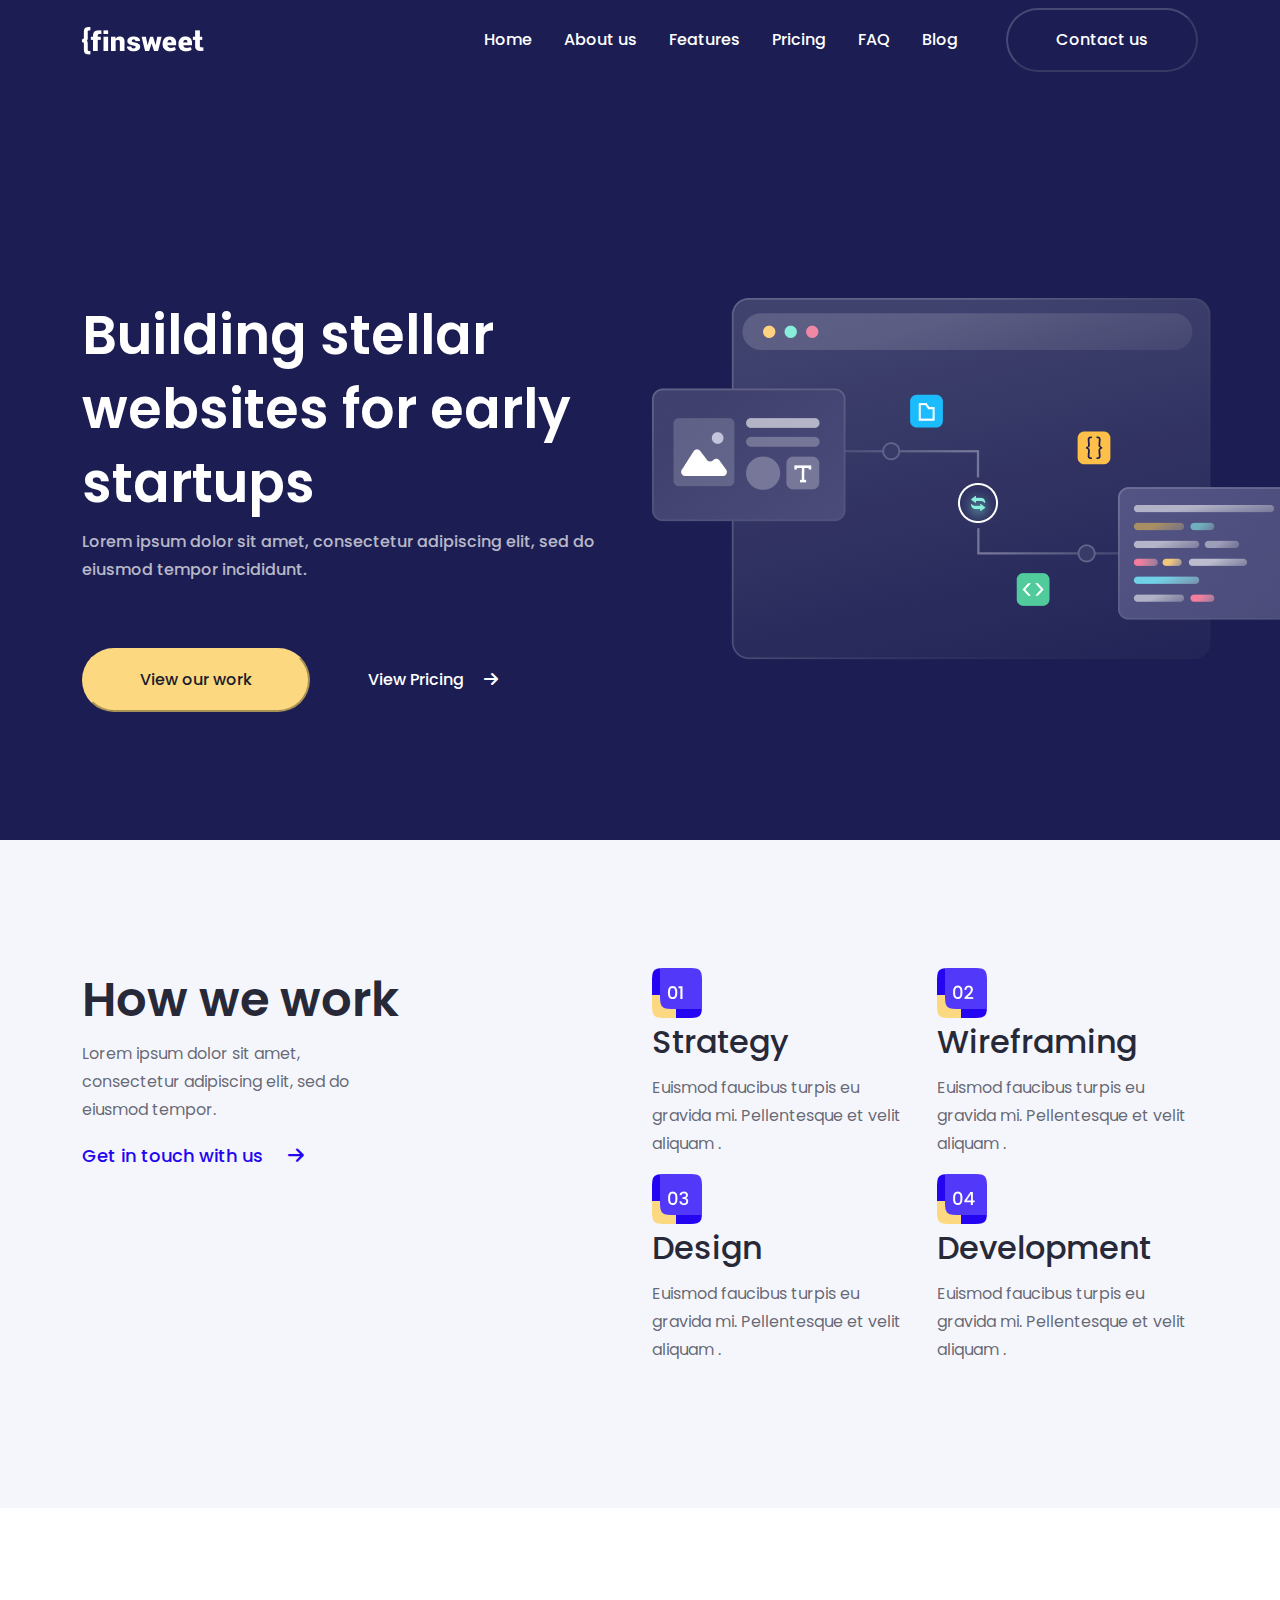
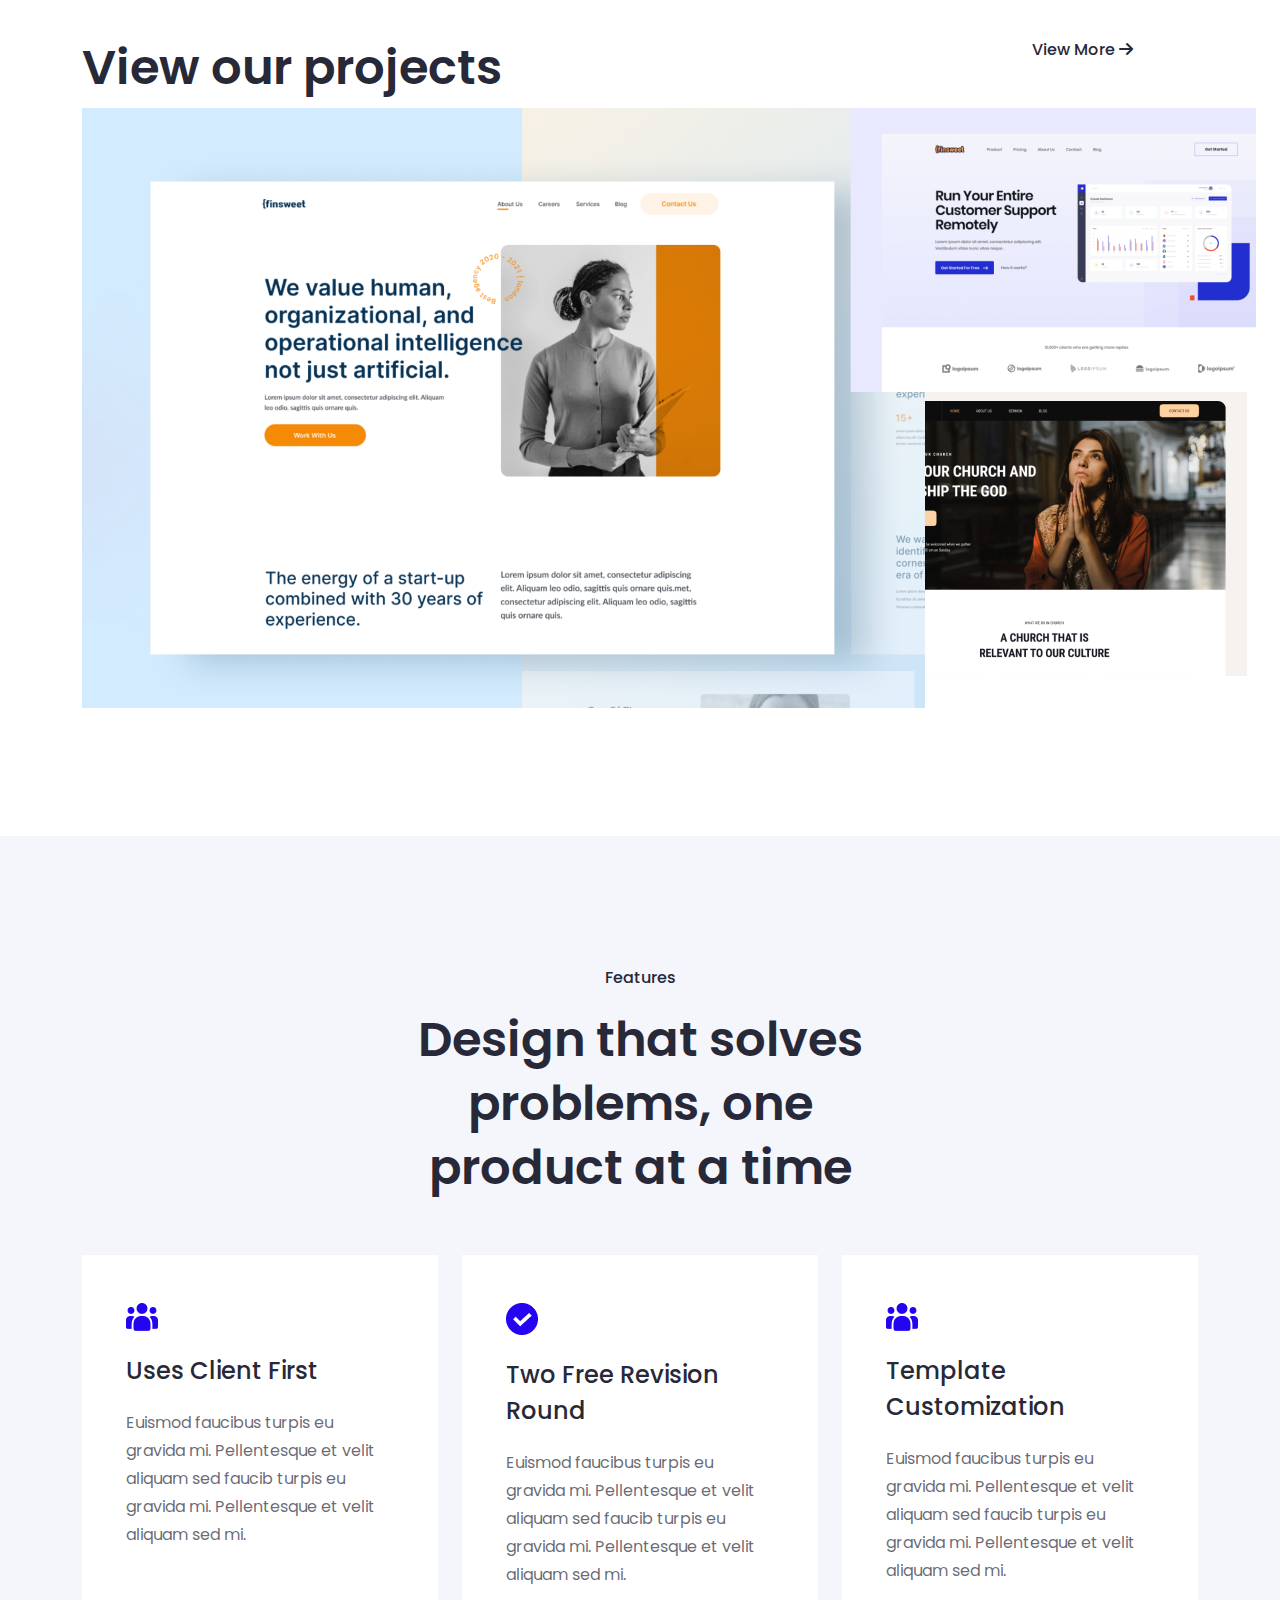
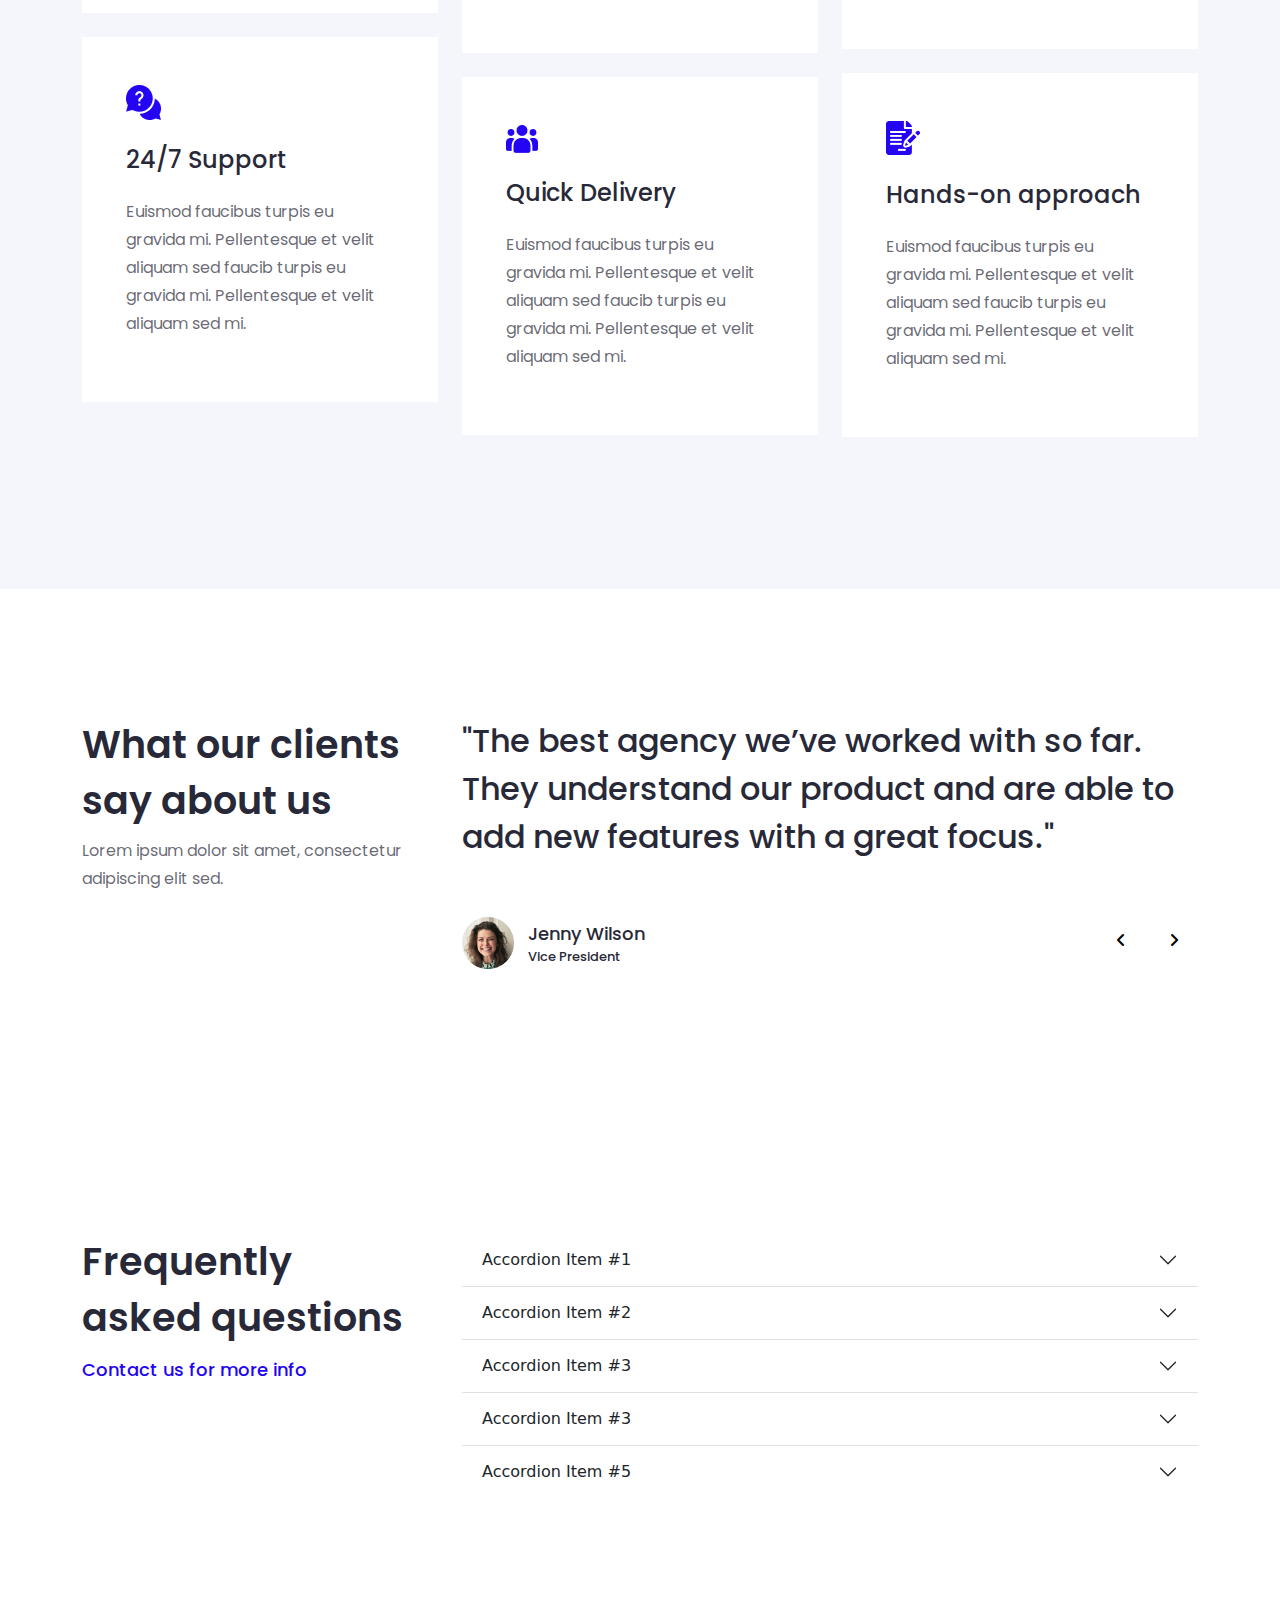
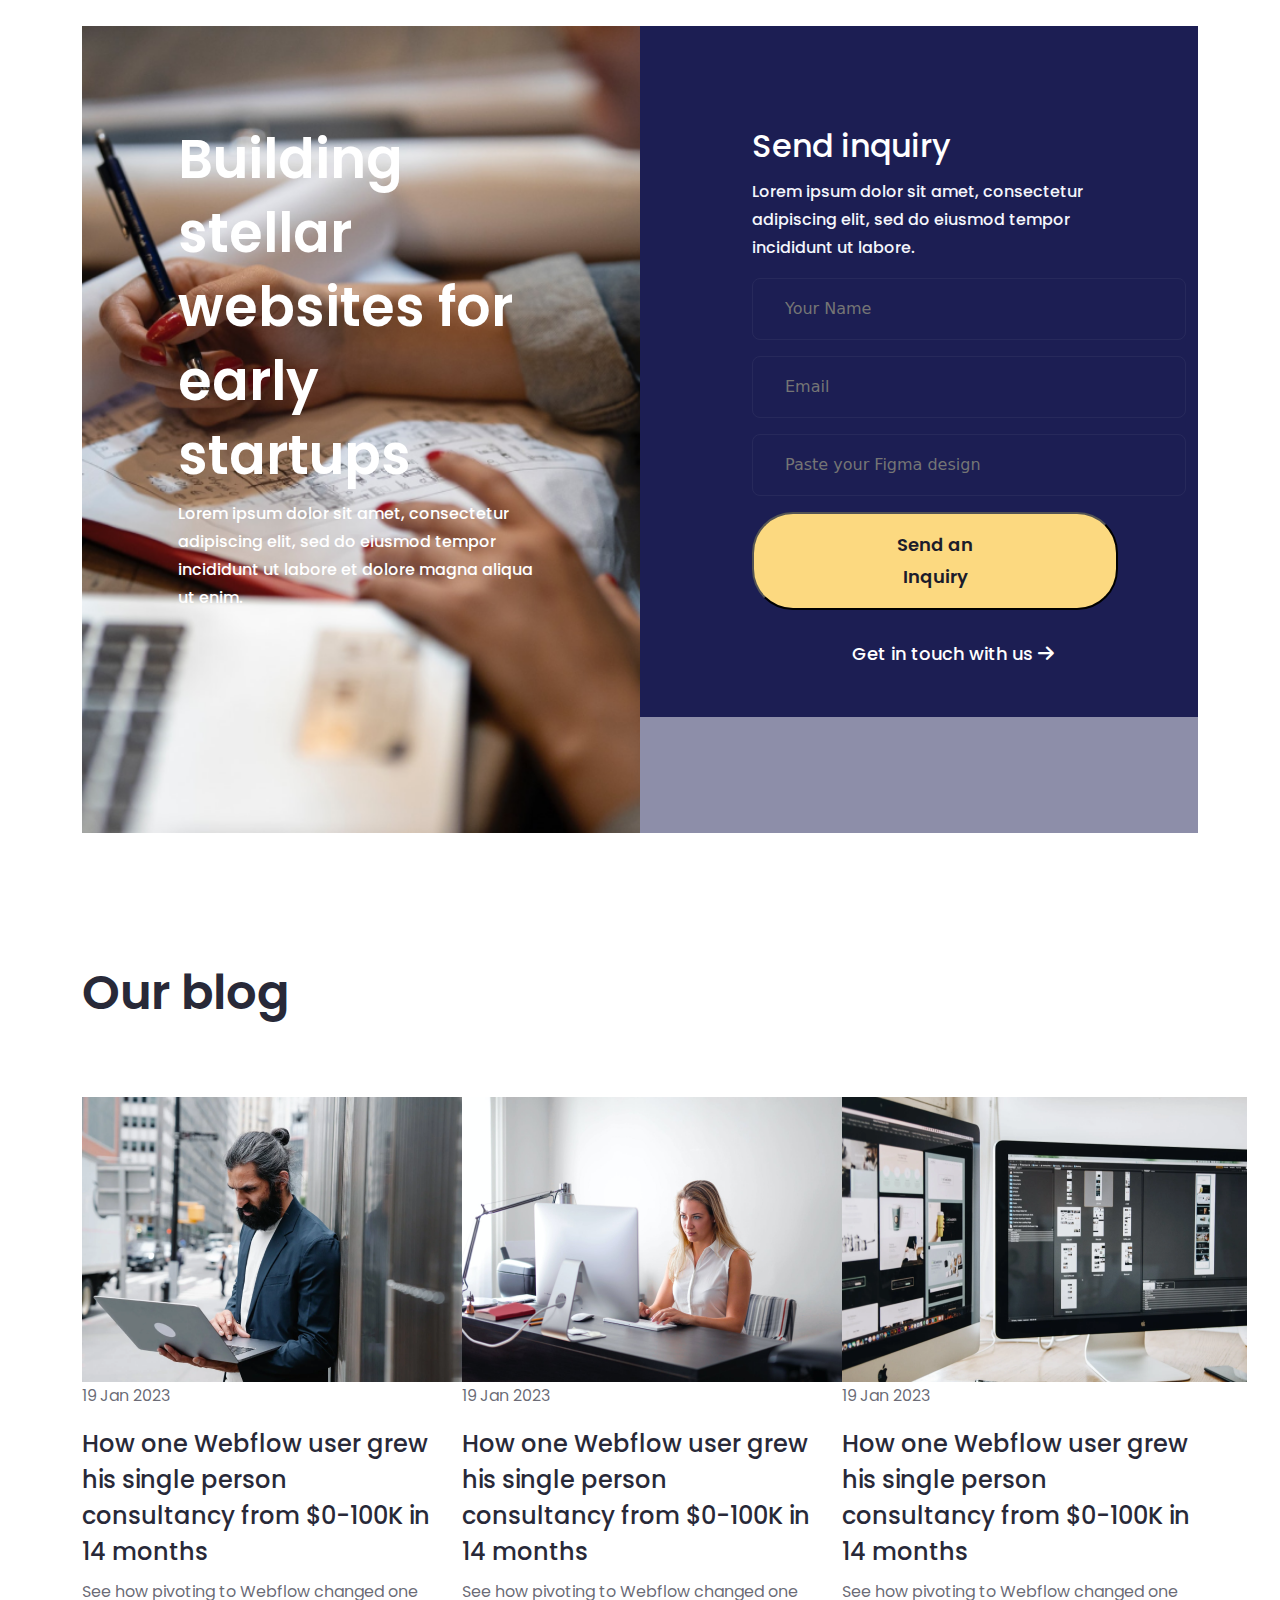
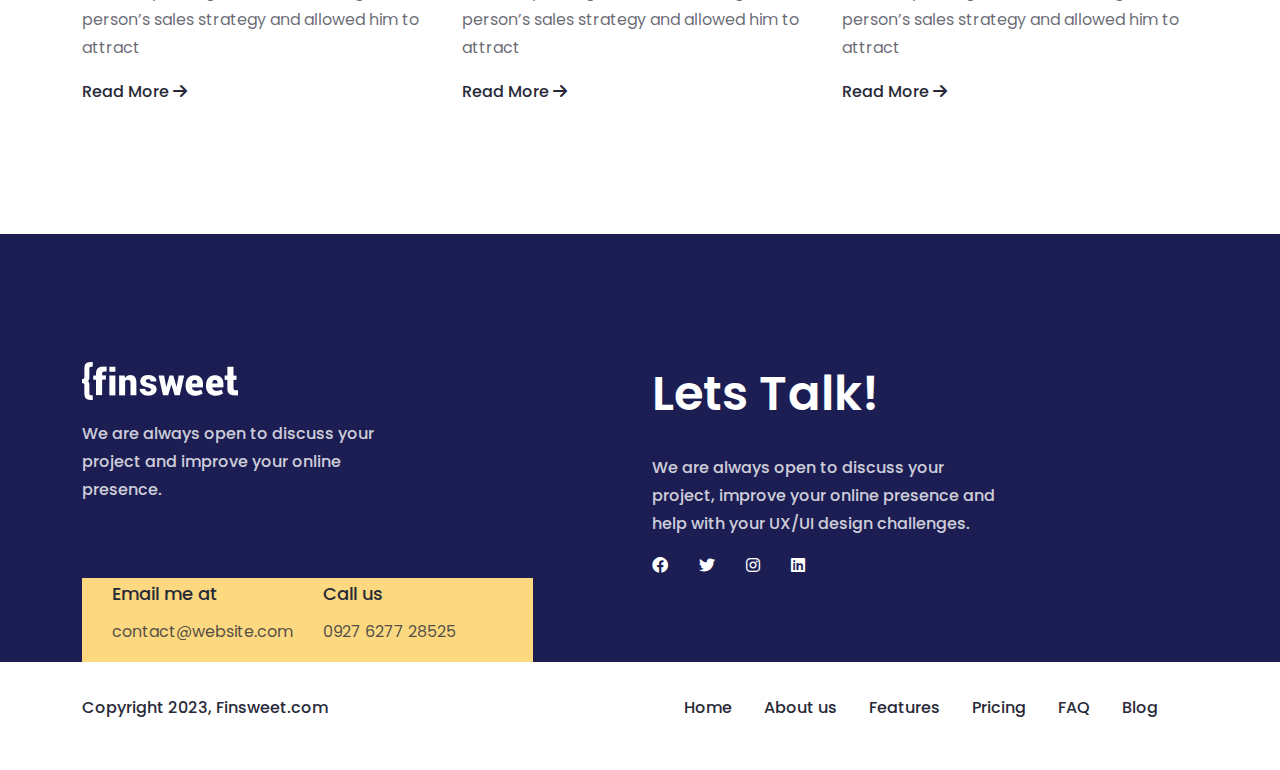
<file: index.html>
<!DOCTYPE html>
<html lang="en">
<head>
    <meta charset="UTF-8">
    <link rel="icon" type="image/svg+xml" href="images/logo.svg" />
    <meta http-equiv="X-UA-Compatible" content="IE=edge">
    <meta name="viewport" content="width=device-width, initial-scale=1.0">
    <!-- google fonts -->
    <link rel="preconnect" href="https://fonts.googleapis.com">
    <link rel="preconnect" href="https://fonts.gstatic.com" crossorigin>
    <link href="https://fonts.googleapis.com/css2?family=Poppins:wght@100;200;300;500;700;800;900&display=swap" rel="stylesheet">
    <!-- google fonts -->

    <title>Finsweet</title>
    <link rel="stylesheet" href="css/all.min.css">
    <link rel="stylesheet" href="css/bootstrap.min.css">
    <link rel="stylesheet" href="css/style.css">
    <link rel="stylesheet" href="css/responsive-home.css">
</head>
<body>
    <!-- navbar start  -->
    <nav class="navbar navbar-expand-lg">
        <div class="container">
          <a class="navbar-brand" href="#">
            <img src="images/logo.png" alt="logo">
          </a>
          <button class="navbar-toggler" type="button" data-bs-toggle="collapse" data-bs-target="#navbarSupportedContent" aria-controls="navbarSupportedContent" aria-expanded="false" aria-label="Toggle navigation">
            <span class="navbar-toggler-icon"></span>
          </button>
          <div class="collapse navbar-collapse" id="navbarSupportedContent">
            <ul class="navbar-nav ms-auto mb-2 mb-lg-0">
              <li class="nav-item">
                <a class="nav-link active" aria-current="page" href="index.html">Home</a>
              </li>
              <li class="nav-item">
                <a class="nav-link active" aria-current="page" href="about.html">About us</a>
              </li>
              <li class="nav-item">
                <a class="nav-link active" aria-current="page" href="features.html">Features</a>
              </li>
              <li class="nav-item">
                <a class="nav-link active" aria-current="page" href="pricing.html">Pricing</a>
              </li>
              <li class="nav-item">
                <a class="nav-link active" aria-current="page" href="errorPage.html">FAQ</a>
              </li>
              <li class="nav-item">
                <a class="nav-link active" aria-current="page" href="errorPage.html">Blog</a>
              </li>
              </li>
            </ul>
            <div class="nav-btn">
                <a href="contact.html"><button>Contact us</button></a>
            </div>
          </div>
        </div>
      </nav>
    <!-- navbar end  -->



    <!-- banner start -->
    <section id="banner">
        <div class="container">
            <div class="row">
                <div class="col-lg-6 banner-txt">
                    <h1>Building stellar websites for early startups</h1>
                    <p>Lorem ipsum dolor sit amet, consectetur adipiscing elit, sed do eiusmod tempor incididunt.</p>
                    <div class="banner-btn-wrapper">
                        <div class="btn-1">
                            <button>View our work</button>
                        </div>
                        <div class="btn-2">
                            <button>View Pricing <i class="fa-solid fa-arrow-right"></i></button>
                        </div>
                    </div>
                </div>
                <div class="col-lg-6">
                    <div class="banner-img">
                        <img src="images/banner.png" alt="banner-img">
                    </div>
                </div>
            </div>
        </div>
    </section>
    <!-- banner end -->



    <!-- work start -->
    <section id="work-part">
      <div class="container">
        <div class="row">
          <div class="col-lg-6">
            <div class="work-part-txt">
              <h3>How we work</h3>
              <div class="row">
                <div class="col-lg-7">
                  <p>Lorem ipsum dolor sit amet, consectetur adipiscing elit, sed do eiusmod tempor.</p>
                </div>
              </div>
              <a href="">Get in touch with us  <i class="fa-solid fa-arrow-right"></i></a>
            </div>
          </div>
          <div class="col-lg-3">
            <div class="work-1 works">
              <img src="images/work-img-1.png" alt="work-1">
              <h4>Strategy</h4>
              <p>Euismod faucibus turpis eu gravida mi. Pellentesque et velit aliquam .</p>
            </div>
            <div class="work-3 works">
              <img src="images/work-img-3.png" alt="work-3">
              <h4>Design</h4>
              <p>Euismod faucibus turpis eu gravida mi. Pellentesque et velit aliquam .</p>
            </div>
          </div>
          <div class="col-lg-3">
            <div class="work-2 works">
              <img src="images/work-img-2.png" alt="work-2">
              <h4>Wireframing</h4>
              <p>Euismod faucibus turpis eu gravida mi. Pellentesque et velit aliquam .</p>
            </div>
            <div class="work-3 works">
              <img src="images/work-img-4.png" alt="work-4">
              <h4>Development</h4>
              <p>Euismod faucibus turpis eu gravida mi. Pellentesque et velit aliquam .</p>
            </div>
          </div>
        </div>
      </div>
    </section>
    <!-- work end -->



    <!-- project start -->
    <section id="project-part">
      <div class="container">
        <div class="row">
          <div class="col-lg-10 porject-part-title">
            <h3>View our projects</h3>
          </div>
          <div class="col-lg-2 porject-part-title-anchor">
            <a href="">View More  <i class="fa-solid fa-arrow-right"></i></a>
          </div>
        </div>
        <div class="row">
          <div class="col-lg-8">
            <div class="project-1">
              <img src="images/project-img-1.png" alt="project-img-1">
              <div class="project-1-overlay">
                <h3>Workhub office Webflow Webflow Design</h3>
                <p>Euismod faucibus turpis eu gravida mi. Pellentesque et velit aliquam </p>
                <a href="">View project  <i class="fa-solid fa-arrow-right"></i>
                </a>
              </div>
            </div>
          </div>
          <div class="col-lg-4">
            <div class="project-2">
              <img src="images/project-img-2.png" alt="project-2">
              <div class="project-2-overlay">
                <h3>Unisaas Website <br> 
                  Design</h3>
                  <a href="">View portfolio  <i class="fa-solid fa-arrow-right"></i>
                  </a>
              </div>
            </div>
            <div class="project-3">
              <img src="images/project-img-3.png" alt="project-3">
            </div>
          </div>
        </div>
      </div>
    </section>
    <!-- project end -->


    <!-- service part start -->
    <section id="service">
      <div class="container">
        <div class="row">
          <div class="col-lg-6 mx-auto">
            <div class="service-title text-center">
              <p>Features</p>
              <h3>Design that solves problems, one product at a time</h3>
            </div>
          </div>
        </div>
        <div class="row">
          <div class="col-lg-4">
            <div class="service-item-1 service-items">
              <img src="images/service-icon-1.png" alt="service-icon-1">
              <h4>Uses Client First</h4>
              <p>Euismod faucibus turpis eu gravida mi. Pellentesque et velit aliquam sed faucib turpis eu gravida mi. Pellentesque et velit aliquam sed mi. </p>
            </div>
            <div class="service-item-4 service-items">
              <img src="images/service-icon-4.png" alt="service-icon-4">
              <h4>24/7 Support</h4>
              <p>Euismod faucibus turpis eu gravida mi. Pellentesque et velit aliquam sed faucib turpis eu gravida mi. Pellentesque et velit aliquam sed mi. </p>
            </div>
          </div>
          <div class="col-lg-4">
            <div class="service-item-2 service-items">
              <img src="images/service-icon-2.png" alt="service-icon-2">
              <h4>Two Free Revision Round</h4>
              <p>Euismod faucibus turpis eu gravida mi. Pellentesque et velit aliquam sed faucib turpis eu gravida mi. Pellentesque et velit aliquam sed mi. </p>
            </div>
            <div class="service-item-5 service-items">
              <img src="images/service-icon-1.png" alt="service-icon-1">
              <h4>Quick Delivery</h4>
              <p>Euismod faucibus turpis eu gravida mi. Pellentesque et velit aliquam sed faucib turpis eu gravida mi. Pellentesque et velit aliquam sed mi. </p>
            </div>
          </div>
          <div class="col-lg-4">
            <div class="service-item-3 service-items">
              <img src="images/service-icon-1.png" alt="service-icon-1">
              <h4>Template Customization</h4>
              <p>Euismod faucibus turpis eu gravida mi. Pellentesque et velit aliquam sed faucib turpis eu gravida mi. Pellentesque et velit aliquam sed mi. </p>
            </div>
            <div class="service-item-6 service-items">
              <img src="images/service-icon-6.png" alt="service-icon-6">
              <h4>Hands-on approach</h4>
              <p>Euismod faucibus turpis eu gravida mi. Pellentesque et velit aliquam sed faucib turpis eu gravida mi. Pellentesque et velit aliquam sed mi. </p>
            </div>
          </div>
        </div>
      </div>
    </section>
    <!-- service part end -->



    <!-- reviwe part start -->
    <section id="reviwe-part">
      <div class="container">
        <div class="row">
          <div class="col-lg-4 reviwe-title">
            <h3>What our clients <br> say about us</h3>
            <p>Lorem ipsum dolor sit amet, consectetur <br> adipiscing elit sed.</p>
          </div>
          <div class="col-lg-8 reviwe-slide">
            <h4>"The best agency we’ve worked with so far. They understand our product and are able to add new features with a great focus."</h4>
            <div class="reviwe-profile-part">
              <div class="reviwe-profile-wrapper">
                <img src="images/review-profile-img.png" alt="review-profile-img">
                <div class="reviwe-profile-id">
                  <h5>Jenny Wilson</h5>
                  <p>Vice President</p>
                </div>
              </div>
              <div class="reviwe-slide-btn-wrapper ms-auto">
                <button><i class="fa-solid fa-angle-left"></i></button>
                <button><i class="fa-solid fa-angle-right"></i></button>
              </div>
            </div>
          </div>
        </div>
      </div>
    </section>
    <!-- reviwe part end -->



    <!-- accordion part start -->
    <section id="accordion-part">
      <div class="container">
        <div class="row">
          <div class="col-lg-4 accordion-title">
            <h3>Frequently <br> asked questions</h3>
            <a href="">Contact us for more info</a>
          </div>
          <div class="col-lg-8"><div class="accordion accordion-flush" id="accordionFlushExample">
            <div class="accordion-item">
              <h2 class="accordion-header">
                <button class="accordion-button collapsed" type="button" data-bs-toggle="collapse" data-bs-target="#flush-collapseOne" aria-expanded="false" aria-controls="flush-collapseOne">
                  Accordion Item #1
                </button>
              </h2>
              <div id="flush-collapseOne" class="accordion-collapse collapse" data-bs-parent="#accordionFlushExample">
                <div class="accordion-body">Placeholder content for this accordion, which is intended to demonstrate the <code>.accordion-flush</code> class. This is the first item's accordion body.</div>
              </div>
            </div>
            <div class="accordion-item">
              <h2 class="accordion-header">
                <button class="accordion-button collapsed" type="button" data-bs-toggle="collapse" data-bs-target="#flush-collapseTwo" aria-expanded="false" aria-controls="flush-collapseTwo">
                  Accordion Item #2
                </button>
              </h2>
              <div id="flush-collapseTwo" class="accordion-collapse collapse" data-bs-parent="#accordionFlushExample">
                <div class="accordion-body">Placeholder content for this accordion, which is intended to demonstrate the <code>.accordion-flush</code> class. This is the second item's accordion body. Let's imagine this being filled with some actual content.</div>
              </div>
            </div>
            <div class="accordion-item">
              <h2 class="accordion-header">
                <button class="accordion-button collapsed" type="button" data-bs-toggle="collapse" data-bs-target="#flush-collapseThree" aria-expanded="false" aria-controls="flush-collapseThree">
                  Accordion Item #3
                </button>
              </h2>
              <div id="flush-collapseThree" class="accordion-collapse collapse" data-bs-parent="#accordionFlushExample">
                <div class="accordion-body">Placeholder content for this accordion, which is intended to demonstrate the <code>.accordion-flush</code> class. This is the third item's accordion body. Nothing more exciting happening here in terms of content, but just filling up the space to make it look, at least at first glance, a bit more representative of how this would look in a real-world application.</div>
              </div>
            </div>
            <div class="accordion-item">
              <h2 class="accordion-header">
                <button class="accordion-button collapsed" type="button" data-bs-toggle="collapse" data-bs-target="#flush-collapseThree" aria-expanded="false" aria-controls="flush-collapseThree">
                  Accordion Item #3
                </button>
              </h2>
              <div id="flush-collapseThree" class="accordion-collapse collapse" data-bs-parent="#accordionFlushExample">
                <div class="accordion-body">Placeholder content for this accordion, which is intended to demonstrate the <code>.accordion-flush</code> class. This is the third item's accordion body. Nothing more exciting happening here in terms of content, but just filling up the space to make it look, at least at first glance, a bit more representative of how this would look in a real-world application.</div>
              </div>
            </div>
            <div class="accordion-item">
              <h2 class="accordion-header">
                <button class="accordion-button collapsed" type="button" data-bs-toggle="collapse" data-bs-target="#flush-collapseThree" aria-expanded="false" aria-controls="flush-collapseThree">
                  Accordion Item #5
                </button>
              </h2>
              <div id="flush-collapseThree" class="accordion-collapse collapse" data-bs-parent="#accordionFlushExample">
                <div class="accordion-body">Placeholder content for this accordion, which is intended to demonstrate the <code>.accordion-flush</code> class. This is the third item's accordion body. Nothing more exciting happening here in terms of content, but just filling up the space to make it look, at least at first glance, a bit more representative of how this would look in a real-world application.</div>
              </div>
            </div>
          </div></div>
        </div>
      </div>
    </section>
    <!-- accordion part end -->



    <!-- inquiry part start -->
    <section id="inquiry">
      <div class="container">
        <div class="row inquiry-part gx-0">
          <div class="col-lg-6">
            <div class="inquiry-txt">
              <h4>Building stellar websites for early startups</h4>
              <p>Lorem ipsum dolor sit amet, consectetur adipiscing elit, sed do eiusmod tempor incididunt ut labore et dolore magna aliqua ut enim.</p>
            </div>
          </div>
          <div class="col-lg-6">
            <div class="inquiry-form">
              <h3>Send inquiry</h3>
              <p>Lorem ipsum dolor sit amet, consectetur adipiscing elit, sed do eiusmod tempor incididunt ut labore.</p>
              <input type="test" placeholder="Your Name"> <br>
              <input type="email" placeholder="Email"> <br>
              <input type="url" placeholder="Paste your Figma design URL">
              <button>Send an Inquiry</button>
              <a href="">Get in touch with us <i class="fa-solid fa-arrow-right"></i></a>
            </div>
          </div>
        </div>
      </div>
    </section>
    <!-- inquiry part end -->



    
    <!-- blog part start -->
    <section id="blog-part">
      <div class="container">
        <div class="blog-title">
          <h3>Our blog</h3>
          <div class="row">
            <div class="col-lg-4 blog-items">
              <img src="images/blog-img-1.png" alt="blog-img-1">
              <p>19 Jan 2023</p>
              <h4>How one Webflow user grew his single person consultancy from $0-100K in 14 months</h4>
              <p>See how pivoting to Webflow changed one person’s sales strategy and allowed him to attract</p>
              <a href="">Read More <i class="fa-solid fa-arrow-right"></i></a>
            </div>
            <div class="col-lg-4 blog-items">
              <img src="images/blog-img-2.png" alt="blog-img-2">
              <p>19 Jan 2023</p>
              <h4>How one Webflow user grew his single person consultancy from $0-100K in 14 months</h4>
              <p>See how pivoting to Webflow changed one person’s sales strategy and allowed him to attract</p>
              <a href="">Read More <i class="fa-solid fa-arrow-right"></i></a>
            </div>
            <div class="col-lg-4 blog-items">
              <img src="images/blog-img-3.png" alt="blog-img-3">
              <p>19 Jan 2023</p>
              <h4>How one Webflow user grew his single person consultancy from $0-100K in 14 months</h4>
              <p>See how pivoting to Webflow changed one person’s sales strategy and allowed him to attract</p>
              <a href="">Read More <i class="fa-solid fa-arrow-right"></i></a>
            </div>
          </div>
        </div>
      </div>
    </section>
    <!-- blog part end -->



    <!-- footer part start -->
    <footer id="footer-part">
      <div class="container">
        <div class="row">
          <div class="col-lg-6">
            <div class="footer-logo">
              <img src="images/footer-logo.png" alt="footer-logo">
            </div>
            <div class="row">
              <div class="col-lg-7">
                <div class="footer-paragraph">
                  <p>We are always open to discuss your project and improve your online presence.</p>
                </div>
              </div>
            </div>
          </div>
          <div class="col-lg-6">
            <div class="footer-title">
              <h2>Lets Talk!</h2>
            </div>
            <div class="row">
              <div class="col-lg-8">
                <div class="footer-paragraph">
                  <p>We are always open to discuss your project, improve your online presence and help with your UX/UI design challenges.</p>
                </div>
              </div>
            </div>
            <div class="footer-icons">
              <i class="fa-brands fa-facebook"></i>
              <i class="fa-brands fa-twitter"></i>
              <i class="fa-brands fa-instagram"></i>
              <i class="fa-brands fa-linkedin"></i>
            </div>
          </div>
        </div>
        <div class="row">
          <div class="col-lg-5">
            <div class="footer-contact-wrapper">
              <div class="email contacts">
                <h5>Email me at</h5>
                <p>contact@website.com</p>
              </div>
              <div class="number contacts">
                <h5>Call us</h5>
                <p>0927 6277 28525</p>
              </div>
            </div>
          </div>
        </div>
      </div>
    </footer>
    <!-- footer part end -->



   <!-- copyright part start -->
   <section id="copyright">
    <div class="container">
      <div class="row">
        <div class="col-lg-6">
          <div class="rights">
            <p>Copyright 2023, Finsweet.com</p>
          </div>
        </div>
        <div class="col-lg-6">
          <div class="menu-items ms-auto">
            <ul>
              <li><a href="index.html">Home</a></li>
              <li><a href="about.html">About us</a></li>
              <li><a href="features.html">Features</a></li>
              <li><a href="pricing.html">Pricing</a></li>
              <li><a href="errorPage.html">FAQ</a></li>
              <li><a href="errorPage.html">Blog</a></li>
            </ul>
          </div>
        </div>
      </div>
    </div>
   </section>
   <!-- copyright part end -->


    <script src="js/bootstrap.bundle.min.js"></script>
</body>
</html>
</file>
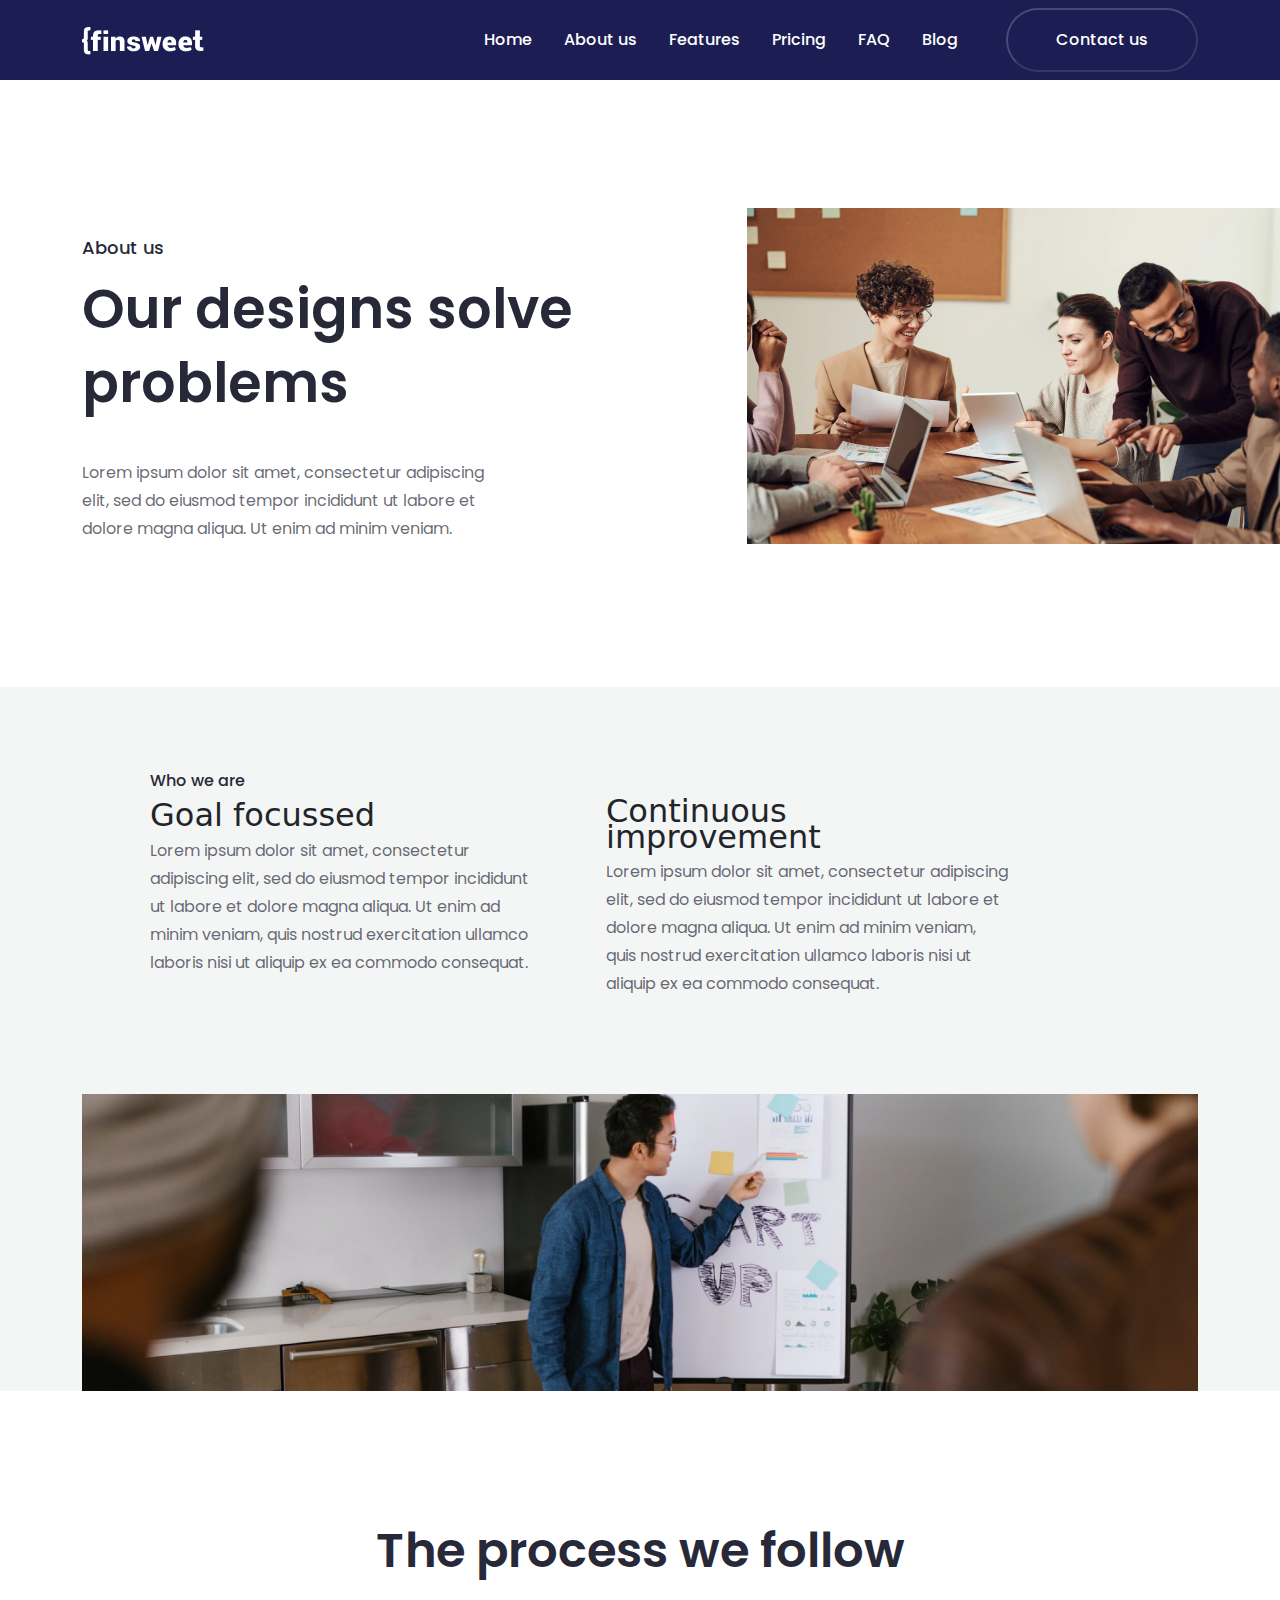
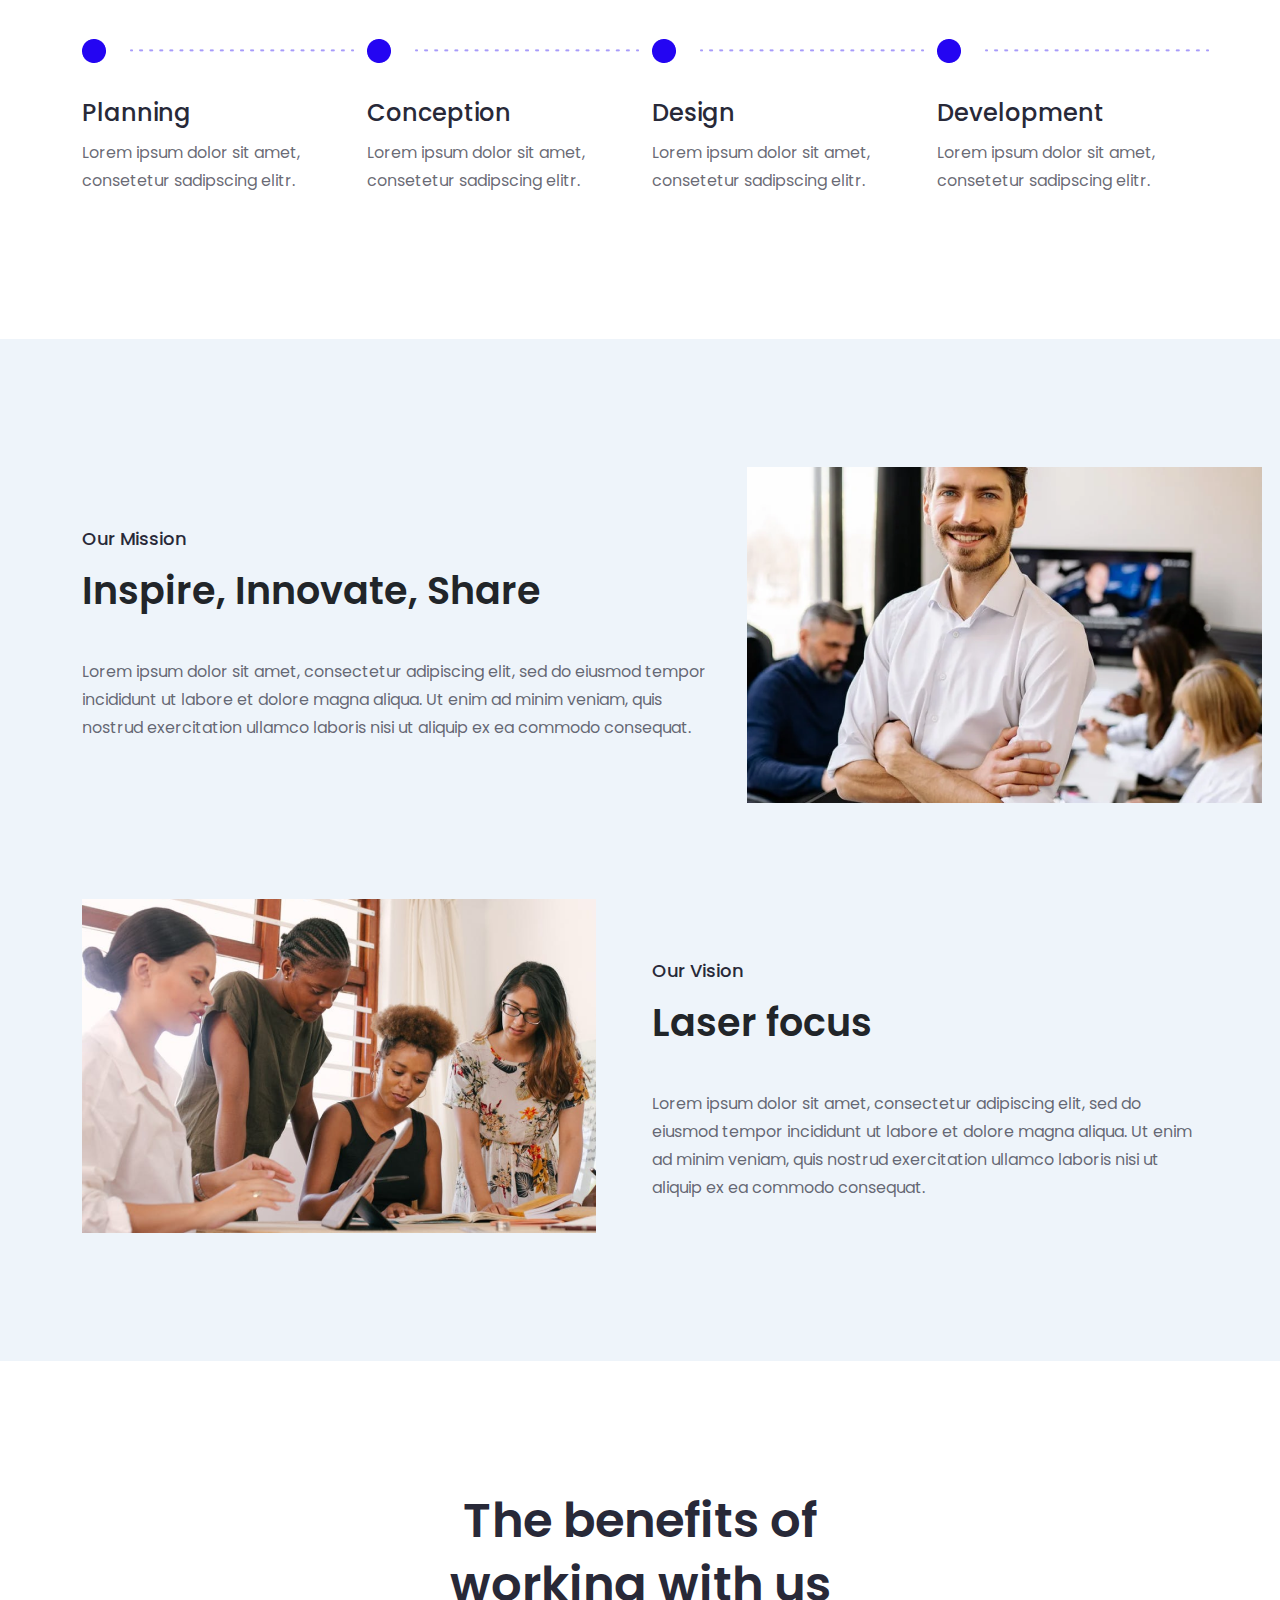
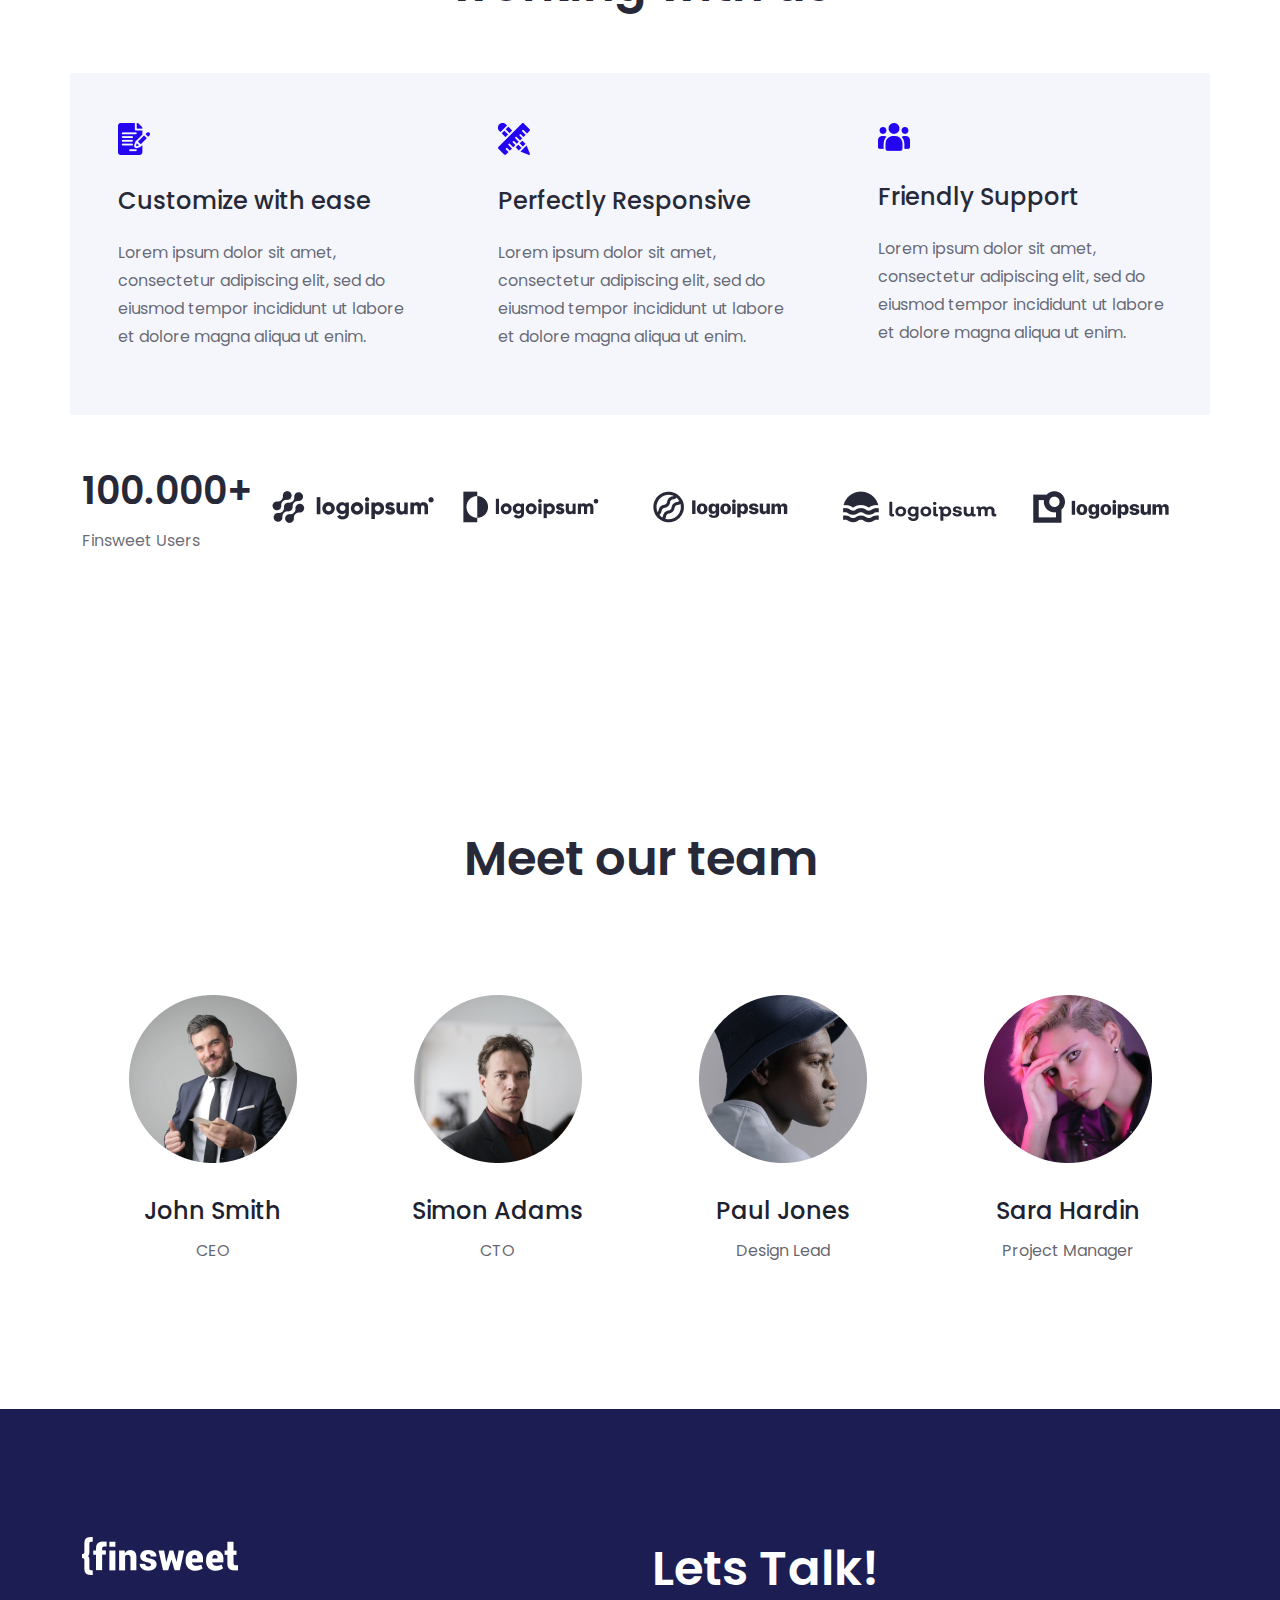
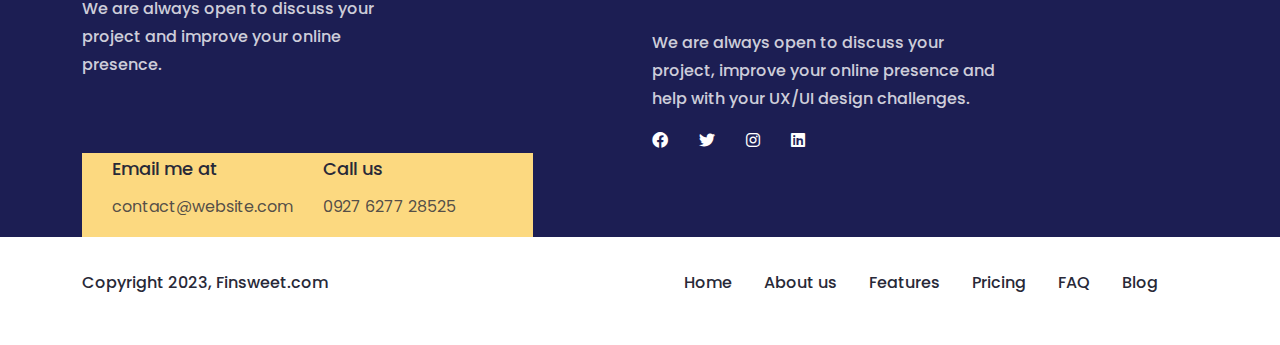
<file: about.html>
<!DOCTYPE html>
<html lang="en">
<head>
    <meta charset="UTF-8">
    <link rel="icon" type="image/svg+xml" href="images/logo.svg" />
    <meta http-equiv="X-UA-Compatible" content="IE=edge">
    <meta name="viewport" content="width=device-width, initial-scale=1.0">
    <link rel="preconnect" href="https://fonts.googleapis.com">
    <link rel="preconnect" href="https://fonts.gstatic.com" crossorigin>
    <link href="https://fonts.googleapis.com/css2?family=Poppins:wght@100;200;300;500;700;800;900&display=swap" rel="stylesheet">
    <title>Finsweet</title>
    <link rel="stylesheet" href="css/all.min.css">
    <link rel="stylesheet" href="css/bootstrap.min.css">
    <link rel="stylesheet" href="css/about.css">
</head>
<body>
        <!-- navbar start  -->
        <nav class="navbar navbar-expand-lg">
            <div class="container">
              <a class="navbar-brand" href="#">
                <img src="images/logo.png" alt="logo">
              </a>
              <button class="navbar-toggler" type="button" data-bs-toggle="collapse" data-bs-target="#navbarSupportedContent" aria-controls="navbarSupportedContent" aria-expanded="false" aria-label="Toggle navigation">
                <span class="navbar-toggler-icon"></span>
              </button>
              <div class="collapse navbar-collapse" id="navbarSupportedContent">
                <ul class="navbar-nav ms-auto mb-2 mb-lg-0">
                  <li class="nav-item">
                    <a class="nav-link active" aria-current="page" href="index.html">Home</a>
                  </li>
                  <li class="nav-item">
                    <a class="nav-link active" aria-current="page" href="about.html">About us</a>
                  </li>
                  <li class="nav-item">
                    <a class="nav-link active" aria-current="page" href="features.html">Features</a>
                  </li>
                  <li class="nav-item">
                    <a class="nav-link active" aria-current="page" href="pricing.html">Pricing</a>
                  </li>
                  <li class="nav-item">
                    <a class="nav-link active" aria-current="page" href="errorPage.html">FAQ</a>
                  </li>
                  <li class="nav-item">
                    <a class="nav-link active" aria-current="page" href="errorPage.html">Blog</a>
                  </li>
                  </li>
                </ul>
                <div class="nav-btn">
                  <a href="contact.html"><button>Contact us</button></a>
                </div>
              </div>
            </div>
          </nav>
        <!-- navbar end  -->



        <!-- about part start -->
        <section id="about-part">
            <div class="container">
                <div class="row">
                    <div class="col-lg-7">
                        <div class="about-txt">
                            <h5>About us</h5>
                            <h1>Our designs solve problems</h1>
                            <div class="row">
                                <div class="col-lg-8">
                                    <p>Lorem ipsum dolor sit amet, consectetur adipiscing elit, sed do eiusmod tempor incididunt ut labore et dolore magna aliqua. Ut enim ad minim veniam.</p>
                                </div>
                            </div>
                        </div>
                    </div>
                    <div class="col-lg-5">
                        <div class="about-img">
                            <img src="images/about-img.png" alt="about-img">
                        </div>
                    </div>
                </div>
            </div>
        </section>
        <!-- about part end -->



        <!-- goal part start -->
        <section id="goal">
          <div class="container">
            <div class="row goals">
              <div class="col-lg-5 goal-txt goal-txt-1">
                <h5>Who we are</h5>
                <h2>Goal focussed</h2>
                <p>Lorem ipsum dolor sit amet, consectetur adipiscing elit, sed do eiusmod tempor incididunt ut labore et dolore magna aliqua. Ut enim ad minim veniam, quis nostrud exercitation ullamco laboris nisi ut aliquip ex ea commodo consequat.</p>
              </div>
              <div class="col-lg-5 goal-txt goal-txt-2">
                <h2>Continuous improvement</h2>
                <p>Lorem ipsum dolor sit amet, consectetur adipiscing elit, sed do eiusmod tempor incididunt ut labore et dolore magna aliqua. Ut enim ad minim veniam, quis nostrud exercitation ullamco laboris nisi ut aliquip ex ea commodo consequat.</p>
              </div>
            </div>
            <div class="row">
              <div class="col-lg-12">
                <div class="about-img">
                  <img src="images/goal-img.png" alt="goal-img">
                </div>
              </div>
            </div>
          </div>
        </section>
        <!-- goal part end -->




        <!-- process part start -->
        <section id="process">
          <div class="container">
            <div class="row">
              <div class="col-lg-6 mx-auto">
                <div class="process-title text-center">
                  <h2>The process we follow</h2>
                </div>
              </div>
            </div>
            <div class="row">
              <div class="col-lg-3 process-steps">
                <img src="images/process-icon.png" alt="process-icon">
                <h3>Planning</h3>
                <p>Lorem ipsum dolor sit amet, consetetur sadipscing elitr.</p>
              </div>
              <div class="col-lg-3 process-steps">
                <img src="images/process-icon.png" alt="process-icon">
                <h3>Conception</h3>
                <p>Lorem ipsum dolor sit amet, consetetur sadipscing elitr.</p>
              </div>
              <div class="col-lg-3 process-steps">
                <img src="images/process-icon.png" alt="process-icon">
                <h3>Design</h3>
                <p>Lorem ipsum dolor sit amet, consetetur sadipscing elitr.</p>
              </div>
              <div class="col-lg-3 process-steps">
                <img src="images/process-icon.png" alt="process-icon">
                <h3>Development</h3>
                <p>Lorem ipsum dolor sit amet, consetetur sadipscing elitr.</p>
              </div>
            </div>
          </div>
        </section>
        <!-- process part end -->



        <!-- mission part start -->
        <section id="mission">
          <div class="container">
            <div class="row mission-1">
              <div class="col-lg-7 mission-txt">
                <h5>Our Mission </h5>
                <h2>Inspire, Innovate, Share</h2>
                <p>Lorem ipsum dolor sit amet, consectetur adipiscing elit, sed do eiusmod tempor incididunt ut labore et dolore magna aliqua. Ut enim ad minim veniam, quis nostrud exercitation ullamco laboris nisi ut aliquip ex ea commodo consequat.</p>
              </div>
              <div class="col-lg-5">
                <div class="mission-img-1">
                  <img src="images/mission-img-1.png" alt="mission-img-1">
                </div>
              </div>
            </div>
            <div class="row mission-2">
              <div class="col-lg-6">
                <div class="mission-img-1">
                  <img src="images/mission-img-2.png" alt="mission-img-2">
                </div>
              </div>
              <div class="col-lg-6 mission-txt">
                <h5>Our Vision</h5>
                <h2>Laser focus</h2>
                <p>Lorem ipsum dolor sit amet, consectetur adipiscing elit, sed do eiusmod tempor incididunt ut labore et dolore magna aliqua. Ut enim ad minim veniam, quis nostrud exercitation ullamco laboris nisi ut aliquip ex ea commodo consequat.</p>
              </div>
            </div>
          </div>
        </section>
        <!-- mission part end -->



        <!-- benefit part start -->
        <section id="benefit-part">
          <div class="container">
            <div class="row">
              <div class="col-lg-6 mx-auto">
                <div class="benefit-title text-center">
                  <h2>
                    The benefits of working with us
                  </h2>
                </div>
              </div>
            </div>
            <div class="row">
              <div class="col-lg-4 benefit-items">
                <img src="images/benefit-item-icon-1.png" alt="benefit-item-icon-1">
                <h4>Customize with ease</h4>
                <p>Lorem ipsum dolor sit amet, consectetur adipiscing elit, sed do eiusmod tempor incididunt ut labore et dolore magna aliqua ut enim.</p>
              </div>
              <div class="col-lg-4 benefit-items">
                <img src="images/benefit-item-icon-2.png" alt="benefit-item-icon-1">
                <h4>Perfectly Responsive</h4>
                <p>Lorem ipsum dolor sit amet, consectetur adipiscing elit, sed do eiusmod tempor incididunt ut labore et dolore magna aliqua ut enim.</p>
              </div>
              <div class="col-lg-4 benefit-items">
                <img src="images/benefit-item-icon-3.png" alt="benefit-item-icon-1">
                <h4>Friendly Support</h4>
                <p>Lorem ipsum dolor sit amet, consectetur adipiscing elit, sed do eiusmod tempor incididunt ut labore et dolore magna aliqua ut enim.</p>
              </div>
            </div>
            <div class="row">
              <div class="col-lg-2 benefit-users">
                <h3>100.000+</h3>
                <p>Finsweet Users</p>
              </div>
              <div class="col-lg-2 benefit-logo">
                <img src="images/benefit-logo-1.png" alt="benefit-logo-1">
              </div>
              <div class="col-lg-2 benefit-logo">
                <img src="images/benefit-logo-2.png" alt="benefit-logo-2">
              </div>
              <div class="col-lg-2 benefit-logo">
                <img src="images/benefit-logo-3.png" alt="benefit-logo-3">
              </div>
              <div class="col-lg-2 benefit-logo">
                <img src="images/benefit-logo-4.png" alt="benefit-logo-4">
              </div>
              <div class="col-lg-2 benefit-logo">
                <img src="images/benefit-logo-5.png" alt="benefit-logo-5">
              </div>
            </div>
          </div>
        </section>
        <!-- benefit part end -->




        <!-- team part start -->
        <section id="team">
          <div class="container">
            <div class="row">
              <div class="col-lg-4 mx-auto">
                <div class="team-title text-center">
                  <h3>Meet our team</h3>
                </div>
              </div>
            </div>
            <div class="row">
              <div class="col-lg-3">
                <div class="team-members text-center">
                  <div class="member-img">
                    <img src="images/team-1.png" alt="team-1">
                    <div class="team-overlay">
                      <i class="fa-brands fa-facebook"></i>
                      <i class="fa-brands fa-twitter">
                      </i>
                      <i class="fa-brands fa-linkedin"></i>
                    </div>
                  </div>
                  <h4>John Smith</h4>
                  <p>CEO</p>
                </div>
              </div>
              <div class="col-lg-3">
                <div class="team-members text-center">
                  <div class="member-img">
                    <img src="images/team-2.png" alt="team-2">
                    <div class="team-overlay">
                      <i class="fa-brands fa-facebook"></i>
                      <i class="fa-brands fa-twitter">
                      </i>
                      <i class="fa-brands fa-linkedin"></i>
                    </div>
                  </div>
                  <h4>Simon Adams</h4>
                  <p>CTO</p>
                </div>
              </div>
              <div class="col-lg-3">
                <div class="team-members text-center">
                  <div class="member-img">
                    <img src="images/team-3.png" alt="team-3">
                    <div class="team-overlay">
                      <i class="fa-brands fa-facebook"></i>
                      <i class="fa-brands fa-twitter">
                      </i>
                      <i class="fa-brands fa-linkedin"></i>
                    </div>
                  </div>
                  <h4>Paul Jones</h4>
                  <p>Design Lead</p>
                </div>
              </div>
              <div class="col-lg-3">
                <div class="team-members text-center">
                  <div class="member-img">
                    <img src="images/team-4.png" alt="team-4">
                    <div class="team-overlay">
                      <i class="fa-brands fa-facebook"></i>
                      <i class="fa-brands fa-twitter">
                      </i>
                      <i class="fa-brands fa-linkedin"></i>
                    </div>
                  </div>
                  <h4>Sara Hardin</h4>
                  <p>Project Manager</p>
                </div>
              </div>
            </div>
          </div>
        </section>
        <!-- team part end -->




        <!-- footer part start -->
    <footer id="footer-part">
      <div class="container">
        <div class="row">
          <div class="col-lg-6">
            <div class="footer-logo">
              <img src="images/footer-logo.png" alt="footer-logo">
            </div>
            <div class="row">
              <div class="col-lg-7">
                <div class="footer-paragraph">
                  <p>We are always open to discuss your project and improve your online presence.</p>
                </div>
              </div>
            </div>
          </div>
          <div class="col-lg-6">
            <div class="footer-title">
              <h2>Lets Talk!</h2>
            </div>
            <div class="row">
              <div class="col-lg-8">
                <div class="footer-paragraph">
                  <p>We are always open to discuss your project, improve your online presence and help with your UX/UI design challenges.</p>
                </div>
              </div>
            </div>
            <div class="footer-icons">
              <i class="fa-brands fa-facebook"></i>
              <i class="fa-brands fa-twitter"></i>
              <i class="fa-brands fa-instagram"></i>
              <i class="fa-brands fa-linkedin"></i>
            </div>
          </div>
        </div>
        <div class="row">
          <div class="col-lg-5">
            <div class="footer-contact-wrapper">
              <div class="email contacts">
                <h5>Email me at</h5>
                <p>contact@website.com</p>
              </div>
              <div class="number contacts">
                <h5>Call us</h5>
                <p>0927 6277 28525</p>
              </div>
            </div>
          </div>
        </div>
      </div>
    </footer>
    <!-- footer part end -->



   <!-- copyright part start -->
   <section id="copyright">
    <div class="container">
      <div class="row">
        <div class="col-lg-6">
          <div class="rights">
            <p>Copyright 2023, Finsweet.com</p>
          </div>
        </div>
        <div class="col-lg-6">
          <div class="menu-items ms-auto">
            <ul>
              <li><a href="index.html">Home</a></li>
              <li><a href="about.html">About us</a></li>
              <li><a href="features.html">Features</a></li>
              <li><a href="pricing.html">Pricing</a></li>
              <li><a href="errorPage.html">FAQ</a></li>
              <li><a href="errorPage.html">Blog</a></li>
            </ul>
          </div>
        </div>
      </div>
    </div>

   </section>
   <!-- copyright part end -->



    <script src="js/bootstrap.bundle.min.js"></script>
</body>
</html>
</file>
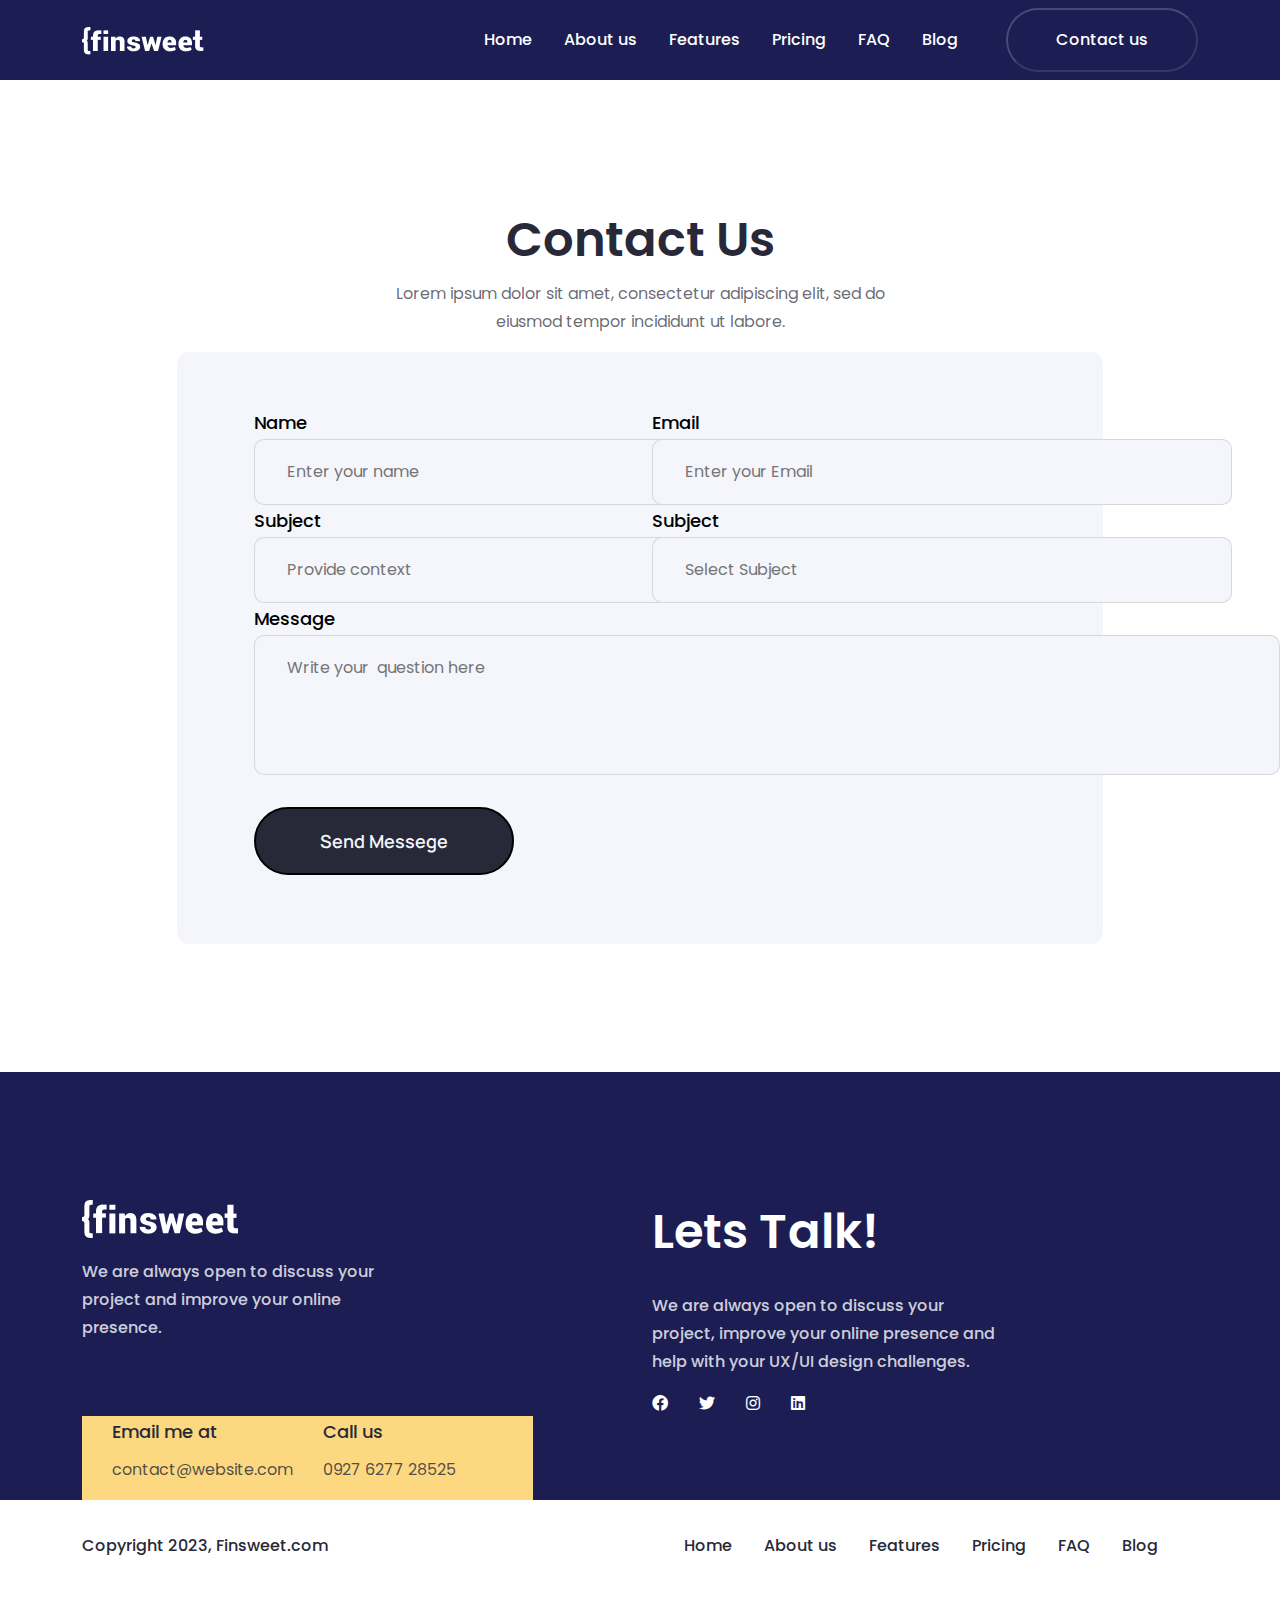
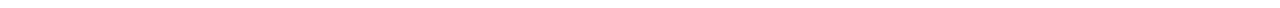
<file: contact.html>
<!DOCTYPE html>
<html lang="en">
<head>
    <meta charset="UTF-8">
    <link rel="icon" type="image/svg+xml" href="images/logo.svg" />
    <meta http-equiv="X-UA-Compatible" content="IE=edge">
    <meta name="viewport" content="width=device-width, initial-scale=1.0">
    <!-- google fonts -->
    <link rel="preconnect" href="https://fonts.googleapis.com">
    <link rel="preconnect" href="https://fonts.gstatic.com" crossorigin>
    <link href="https://fonts.googleapis.com/css2?family=Poppins:wght@100;200;300;500;700;800;900&display=swap" rel="stylesheet">
    <link rel="preconnect" href="https://fonts.googleapis.com">
    <link rel="preconnect" href="https://fonts.gstatic.com" crossorigin>
    <link href="https://fonts.googleapis.com/css2?family=Inter:wght@100;200;300;400;500;600;700;800;900&family=Manrope:wght@200;300;400;500;600;700;800&family=Nunito:wght@200;300;400;500;600;700;800;900;1000&family=Open+Sans:wght@300;400;500;600;700;800&display=swap" rel="stylesheet">
    <!-- google fonts -->
    <title>Finsweet</title>
    <link rel="stylesheet" href="css/all.min.css">
    <link rel="stylesheet" href="css/bootstrap.min.css">
    <link rel="stylesheet" href="css/contact.css">
</head>
<body>
        <!-- navbar start  -->
        <nav class="navbar navbar-expand-lg">
            <div class="container">
              <a class="navbar-brand" href="#">
                <img src="images/logo.png" alt="logo">
              </a>
              <button class="navbar-toggler" type="button" data-bs-toggle="collapse" data-bs-target="#navbarSupportedContent" aria-controls="navbarSupportedContent" aria-expanded="false" aria-label="Toggle navigation">
                <span class="navbar-toggler-icon"></span>
              </button>
              <div class="collapse navbar-collapse" id="navbarSupportedContent">
                <ul class="navbar-nav ms-auto mb-2 mb-lg-0">
                  <li class="nav-item">
                    <a class="nav-link active" aria-current="page" href="index.html">Home</a>
                  </li>
                  <li class="nav-item">
                    <a class="nav-link active" aria-current="page" href="about.html">About us</a>
                  </li>
                  <li class="nav-item">
                    <a class="nav-link active" aria-current="page" href="features.html">Features</a>
                  </li>
                  <li class="nav-item">
                    <a class="nav-link active" aria-current="page" href="pricing.html">Pricing</a>
                  </li>
                  <li class="nav-item">
                    <a class="nav-link active" aria-current="page" href="errorPage.html">FAQ</a>
                  </li>
                  <li class="nav-item">
                    <a class="nav-link active" aria-current="page" href="errorPage.html">Blog</a>
                  </li>
                  </li>
                </ul>
                <div class="nav-btn">
                  <a href="contact.html"><button>Contact us</button></a>
                </div>
              </div>
            </div>
          </nav>
        <!-- navbar end  -->
        


        <!-- form part start -->
        <section id="form">
            <div class="container">
                <div class="row">
                    <div class="col-lg-6 mx-auto">
                        <div class="form-title text-center">
                            <h1>Contact Us</h1>
                            <p>Lorem ipsum dolor sit amet, consectetur adipiscing elit, sed do eiusmod tempor incididunt ut labore.</p>
                        </div>
                    </div>
                </div>
                <div class="row">
                    <div class="col-lg-10 mx-auto">
                        <div class="form-part">
                            <div class="row">
                                <div class="col-lg-6">
                                    <form>
                                        <div class="contacts-form">
                                            <label for="name">Name</label> 
                                            <input type="text" placeholder="Enter your name">
                                        </div>
                                    </form>
                                </div>
                                <div class="col-lg-6">
                                    <form>
                                        <div class="contacts-form">
                                            <label for="email">Email</label> 
                                            <input type="email" placeholder="Enter your Email">
                                        </div>
                                    </form>
                                </div>
                            </div>
                            <div class="row">
                                <div class="col-lg-6">
                                    <form>
                                        <div class="contacts-form">
                                            <label for="subject">Subject</label> 
                                            <input type="text" placeholder="Provide context">
                                        </div>
                                    </form>
                                </div>
                                <div class="col-lg-6">
                                    <form>
                                        <div class="contacts-form">
                                            <label for="subject">Subject</label> 
                                            <input type="text" placeholder="Select Subject">
                                        </div>
                                    </form>
                                </div>
                            </div>
                            <div class="row">
                                <div class="col-lg-12">
                                    <form>
                                        <div class="contacts-form">
                                            <label for="messege">Message</label> 
                                            <input type="text" class="unique-input" placeholder="Write your  question here">
                                        </div>
                                    </form>
                                </div>
                            </div>
                            <div class="form-btn">
                                <button>Send Messege</button>
                            </div>
                        </div>
                    </div>
                </div>
            </div>
        </section>
        <!-- form part end -->



            <!-- footer part start -->
    <footer id="footer-part">
        <div class="container">
          <div class="row">
            <div class="col-lg-6">
              <div class="footer-logo">
                <img src="images/footer-logo.png" alt="footer-logo">
              </div>
              <div class="row">
                <div class="col-lg-7">
                  <div class="footer-paragraph">
                    <p>We are always open to discuss your project and improve your online presence.</p>
                  </div>
                </div>
              </div>
            </div>
            <div class="col-lg-6">
              <div class="footer-title">
                <h2>Lets Talk!</h2>
              </div>
              <div class="row">
                <div class="col-lg-8">
                  <div class="footer-paragraph">
                    <p>We are always open to discuss your project, improve your online presence and help with your UX/UI design challenges.</p>
                  </div>
                </div>
              </div>
              <div class="footer-icons">
                <i class="fa-brands fa-facebook"></i>
                <i class="fa-brands fa-twitter"></i>
                <i class="fa-brands fa-instagram"></i>
                <i class="fa-brands fa-linkedin"></i>
              </div>
            </div>
          </div>
          <div class="row">
            <div class="col-lg-5">
              <div class="footer-contact-wrapper">
                <div class="email contacts">
                  <h5>Email me at</h5>
                  <p>contact@website.com</p>
                </div>
                <div class="number contacts">
                  <h5>Call us</h5>
                  <p>0927 6277 28525</p>
                </div>
              </div>
            </div>
          </div>
        </div>
      </footer>
      <!-- footer part end -->
  
  
  
     <!-- copyright part start -->
     <section id="copyright">
      <div class="container">
        <div class="row">
          <div class="col-lg-6">
            <div class="rights">
              <p>Copyright 2023, Finsweet.com</p>
            </div>
          </div>
          <div class="col-lg-6">
            <div class="menu-items ms-auto">
              <ul>
                <li><a href="index.html">Home</a></li>
                <li><a href="about.html">About us</a></li>
                <li><a href="features.html">Features</a></li>
                <li><a href="pricing.html">Pricing</a></li>
                <li><a href="errorPage.html">FAQ</a></li>
                <li><a href="errorPage.html">Blog</a></li>
              </ul>
            </div>
          </div>
        </div>
      </div>
  
     </section>
     <!-- copyright part end -->
    


    <script src="js/bootstrap.bundle.min.js"></script>
</body>
</html>
</file>
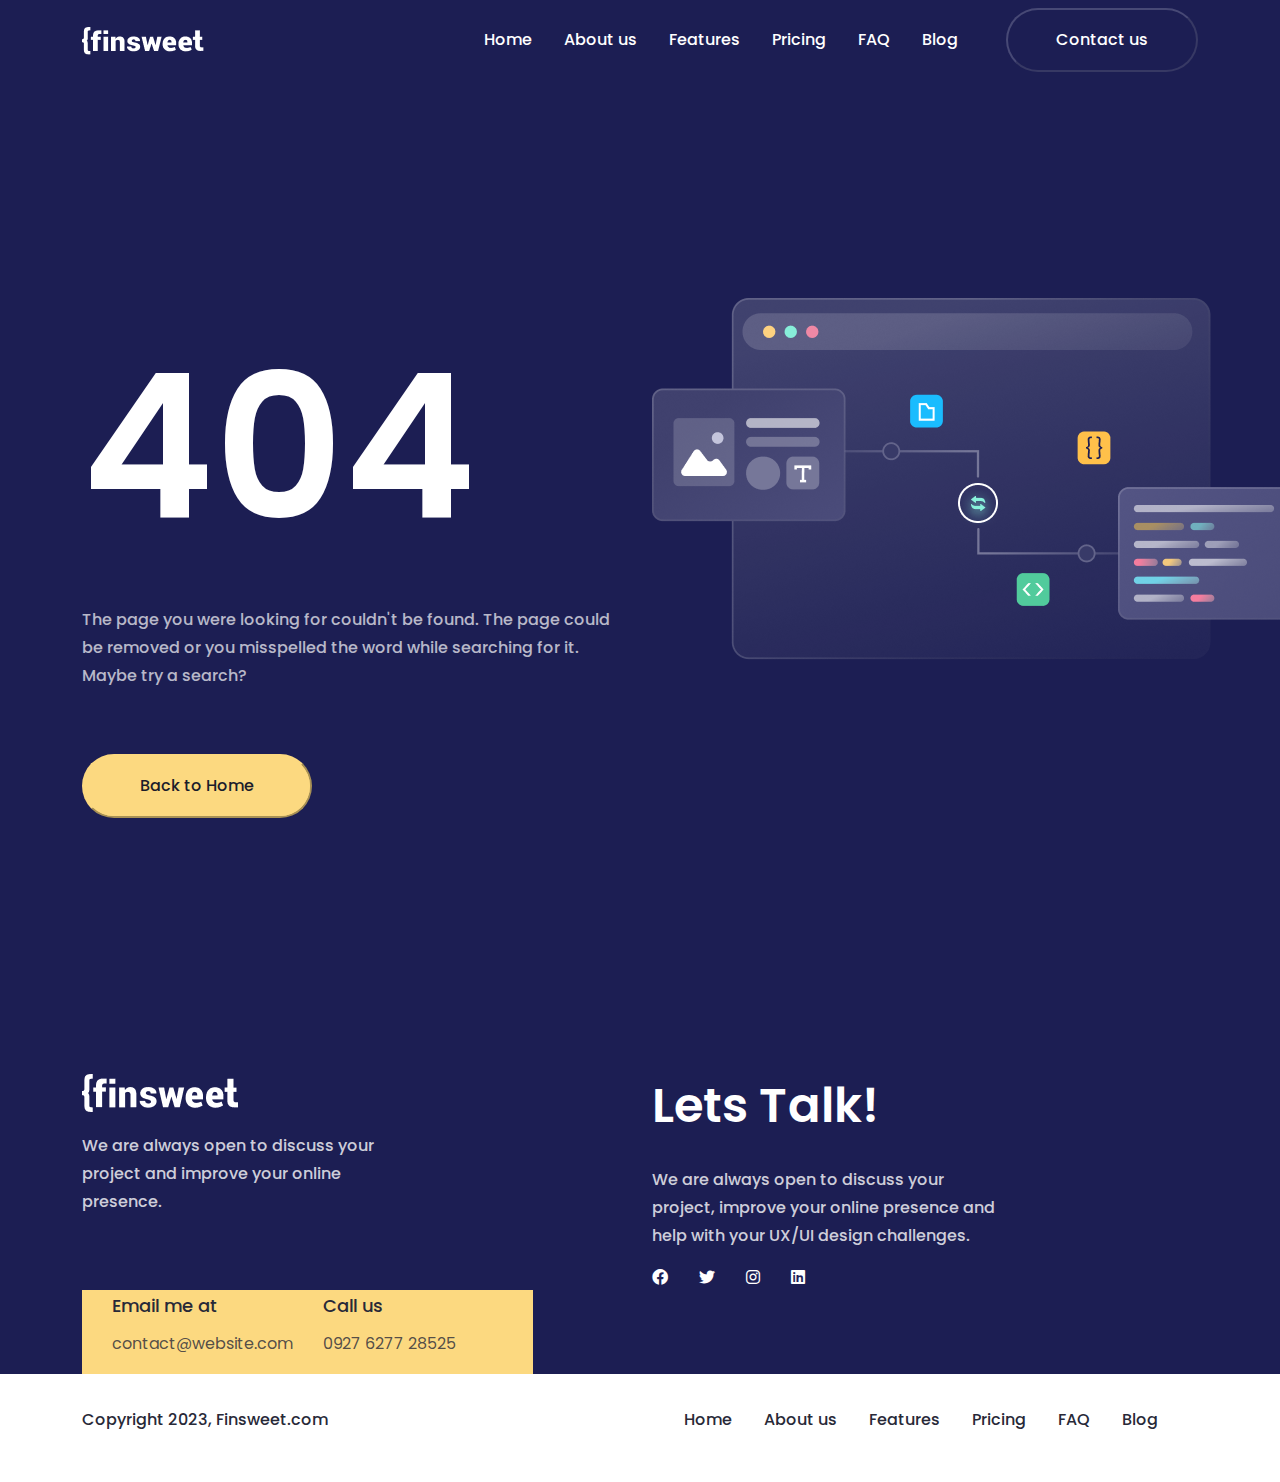
<file: errorPage.html>
<!DOCTYPE html>
<html lang="en">
<head>
    <meta charset="UTF-8">
    <link rel="icon" type="image/svg+xml" href="images/logo.svg" />
    <meta name="viewport" content="width=device-width, initial-scale=1.0">
    <!-- google fonts -->
    <link rel="preconnect" href="https://fonts.googleapis.com">
    <link rel="preconnect" href="https://fonts.gstatic.com" crossorigin>
    <link href="https://fonts.googleapis.com/css2?family=Poppins:wght@100;200;300;500;700;800;900&display=swap" rel="stylesheet">
    <!-- google fonts -->
    <title>Finsweet</title>
    <link rel="stylesheet" href="css/all.min.css">
    <link rel="stylesheet" href="css/bootstrap.min.css">
    <link rel="stylesheet" href="css/errorPage.css">
</head>
<body>
            <!-- navbar start  -->
            <nav class="navbar navbar-expand-lg">
                <div class="container">
                  <a class="navbar-brand" href="#">
                    <img src="images/logo.png" alt="logo">
                  </a>
                  <button class="navbar-toggler" type="button" data-bs-toggle="collapse" data-bs-target="#navbarSupportedContent" aria-controls="navbarSupportedContent" aria-expanded="false" aria-label="Toggle navigation">
                    <span class="navbar-toggler-icon"></span>
                  </button>
                  <div class="collapse navbar-collapse" id="navbarSupportedContent">
                    <ul class="navbar-nav ms-auto mb-2 mb-lg-0">
                      <li class="nav-item">
                        <a class="nav-link active" aria-current="page" href="index.html">Home</a>
                      </li>
                      <li class="nav-item">
                        <a class="nav-link active" aria-current="page" href="about.html">About us</a>
                      </li>
                      <li class="nav-item">
                        <a class="nav-link active" aria-current="page" href="features.html">Features</a>
                      </li>
                      <li class="nav-item">
                        <a class="nav-link active" aria-current="page" href="pricing.html">Pricing</a>
                      </li>
                      <li class="nav-item">
                        <a class="nav-link active" aria-current="page" href="errorPage.html">FAQ</a>
                      </li>
                      <li class="nav-item">
                        <a class="nav-link active" aria-current="page" href="errorPage.html">Blog</a>
                      </li>
                      </li>
                    </ul>
                    <div class="nav-btn">
                      <a href="contact.html"><button>Contact us</button></a>
                    </div>
                  </div>
                </div>
              </nav>
            <!-- navbar end  -->




                <!-- banner start -->
    <section id="banner">
      <div class="container">
          <div class="row">
              <div class="col-lg-6 banner-txt">
                  <h1>404</h1>
                  <p>The page you were looking for couldn't be found. The page could be removed or you
                    misspelled the word while searching for it. Maybe try a search?</p>
                  <div class="banner-btn-wrapper">
                      <div class="btn-1">
                          <button><a href="index.html">Back to Home</a></button>
                      </div>
                  </div>
              </div>
              <div class="col-lg-6">
                  <div class="banner-img">
                      <img src="images/banner.png" alt="banner-img">
                  </div>
              </div>
          </div>
      </div>
  </section>
  <!-- banner end -->



    <!-- footer part start -->
    <footer id="footer-part">
        <div class="container">
          <div class="row">
            <div class="col-lg-6">
              <div class="footer-logo">
                <img src="images/footer-logo.png" alt="footer-logo">
              </div>
              <div class="row">
                <div class="col-lg-7">
                  <div class="footer-paragraph">
                    <p>We are always open to discuss your project and improve your online presence.</p>
                  </div>
                </div>
              </div>
            </div>
            <div class="col-lg-6">
              <div class="footer-title">
                <h2>Lets Talk!</h2>
              </div>
              <div class="row">
                <div class="col-lg-8">
                  <div class="footer-paragraph">
                    <p>We are always open to discuss your project, improve your online presence and help with your UX/UI design challenges.</p>
                  </div>
                </div>
              </div>
              <div class="footer-icons">
                <i class="fa-brands fa-facebook"></i>
                <i class="fa-brands fa-twitter"></i>
                <i class="fa-brands fa-instagram"></i>
                <i class="fa-brands fa-linkedin"></i>
              </div>
            </div>
          </div>
          <div class="row">
            <div class="col-lg-5">
              <div class="footer-contact-wrapper">
                <div class="email contacts">
                  <h5>Email me at</h5>
                  <p>contact@website.com</p>
                </div>
                <div class="number contacts">
                  <h5>Call us</h5>
                  <p>0927 6277 28525</p>
                </div>
              </div>
            </div>
          </div>
        </div>
      </footer>
      <!-- footer part end -->
  
  
  
     <!-- copyright part start -->
     <section id="copyright">
      <div class="container">
        <div class="row">
          <div class="col-lg-6">
            <div class="rights">
              <p>Copyright 2023, Finsweet.com</p>
            </div>
          </div>
          <div class="col-lg-6">
            <div class="menu-items ms-auto">
              <ul>
                <li><a href="index.html">Home</a></li>
                <li><a href="about.html">About us</a></li>
                <li><a href="features.html">Features</a></li>
                <li><a href="pricing.html">Pricing</a></li>
                <li><a href="errorPage.html">FAQ</a></li>
                <li><a href="errorPage.html">Blog</a></li>
              </ul>
            </div>
          </div>
        </div>
      </div>
     </section>
     <!-- copyright part end -->
</body>
</html>
</file>
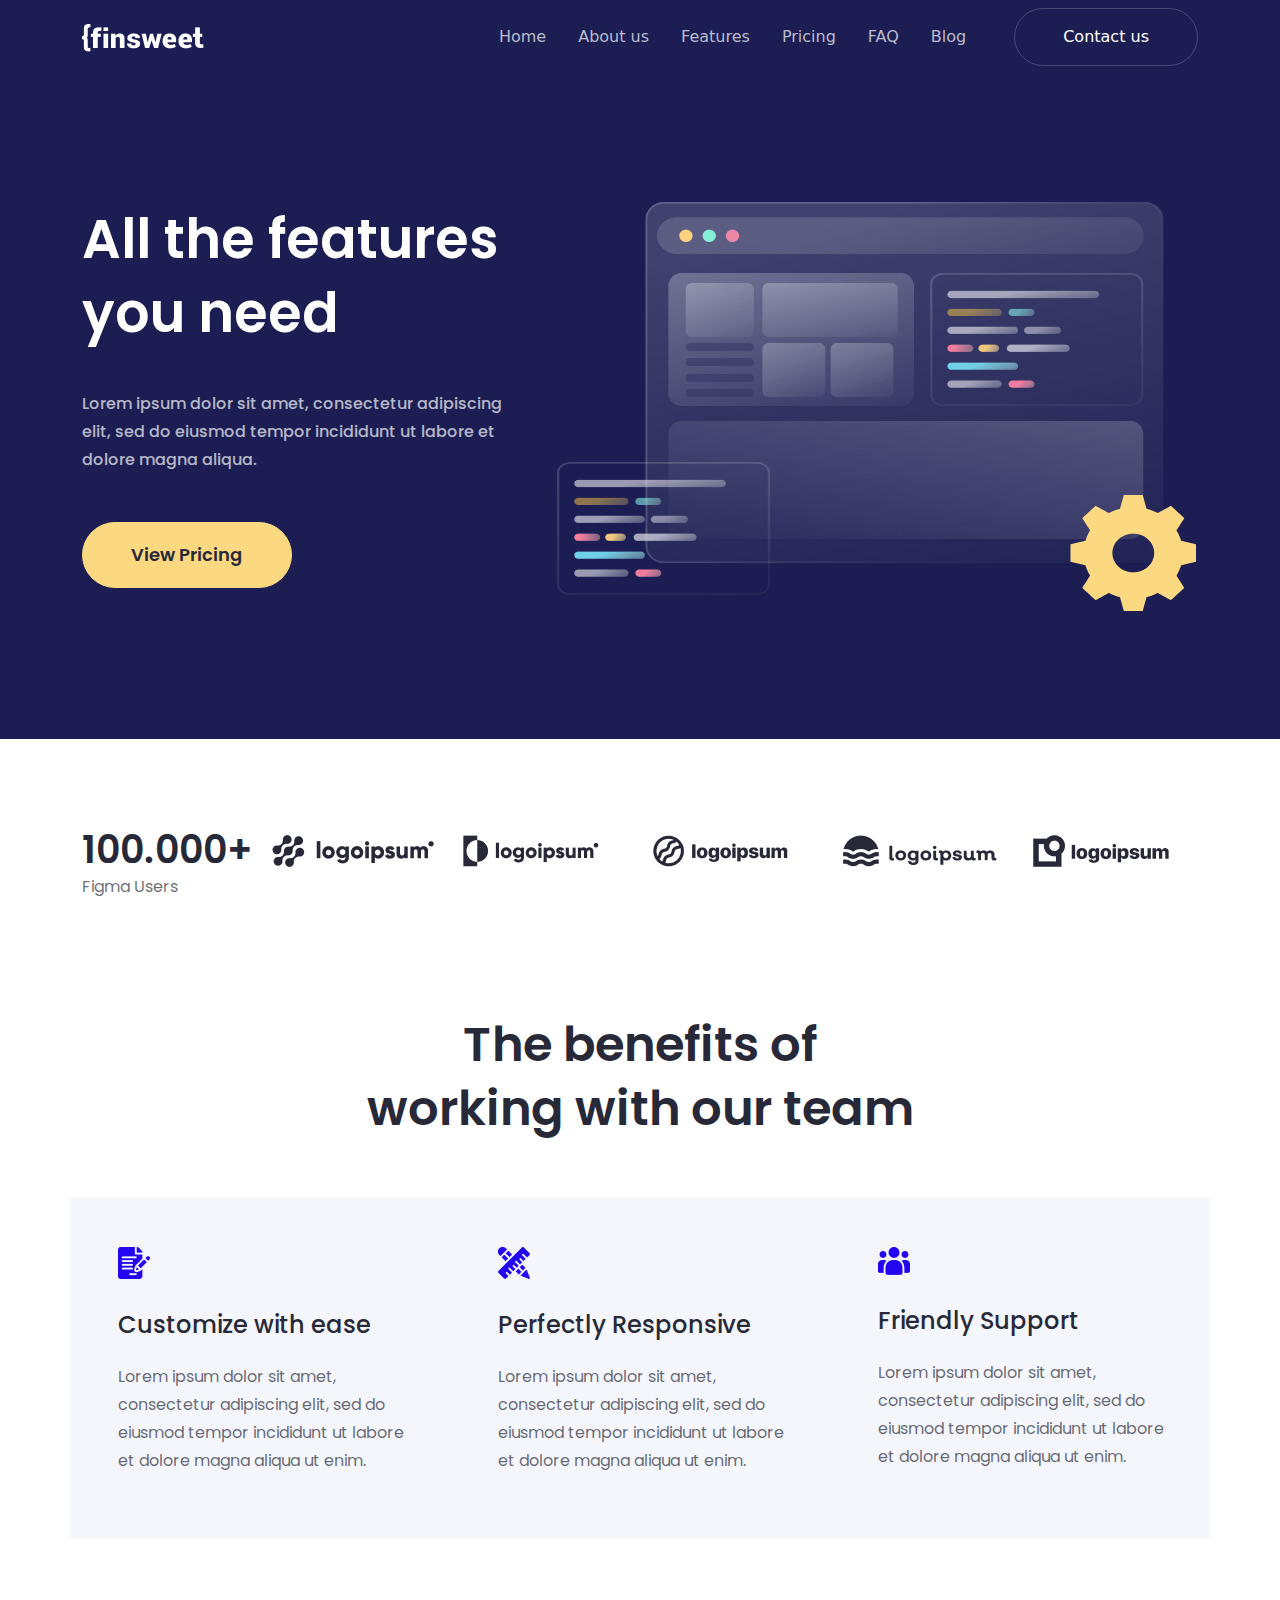
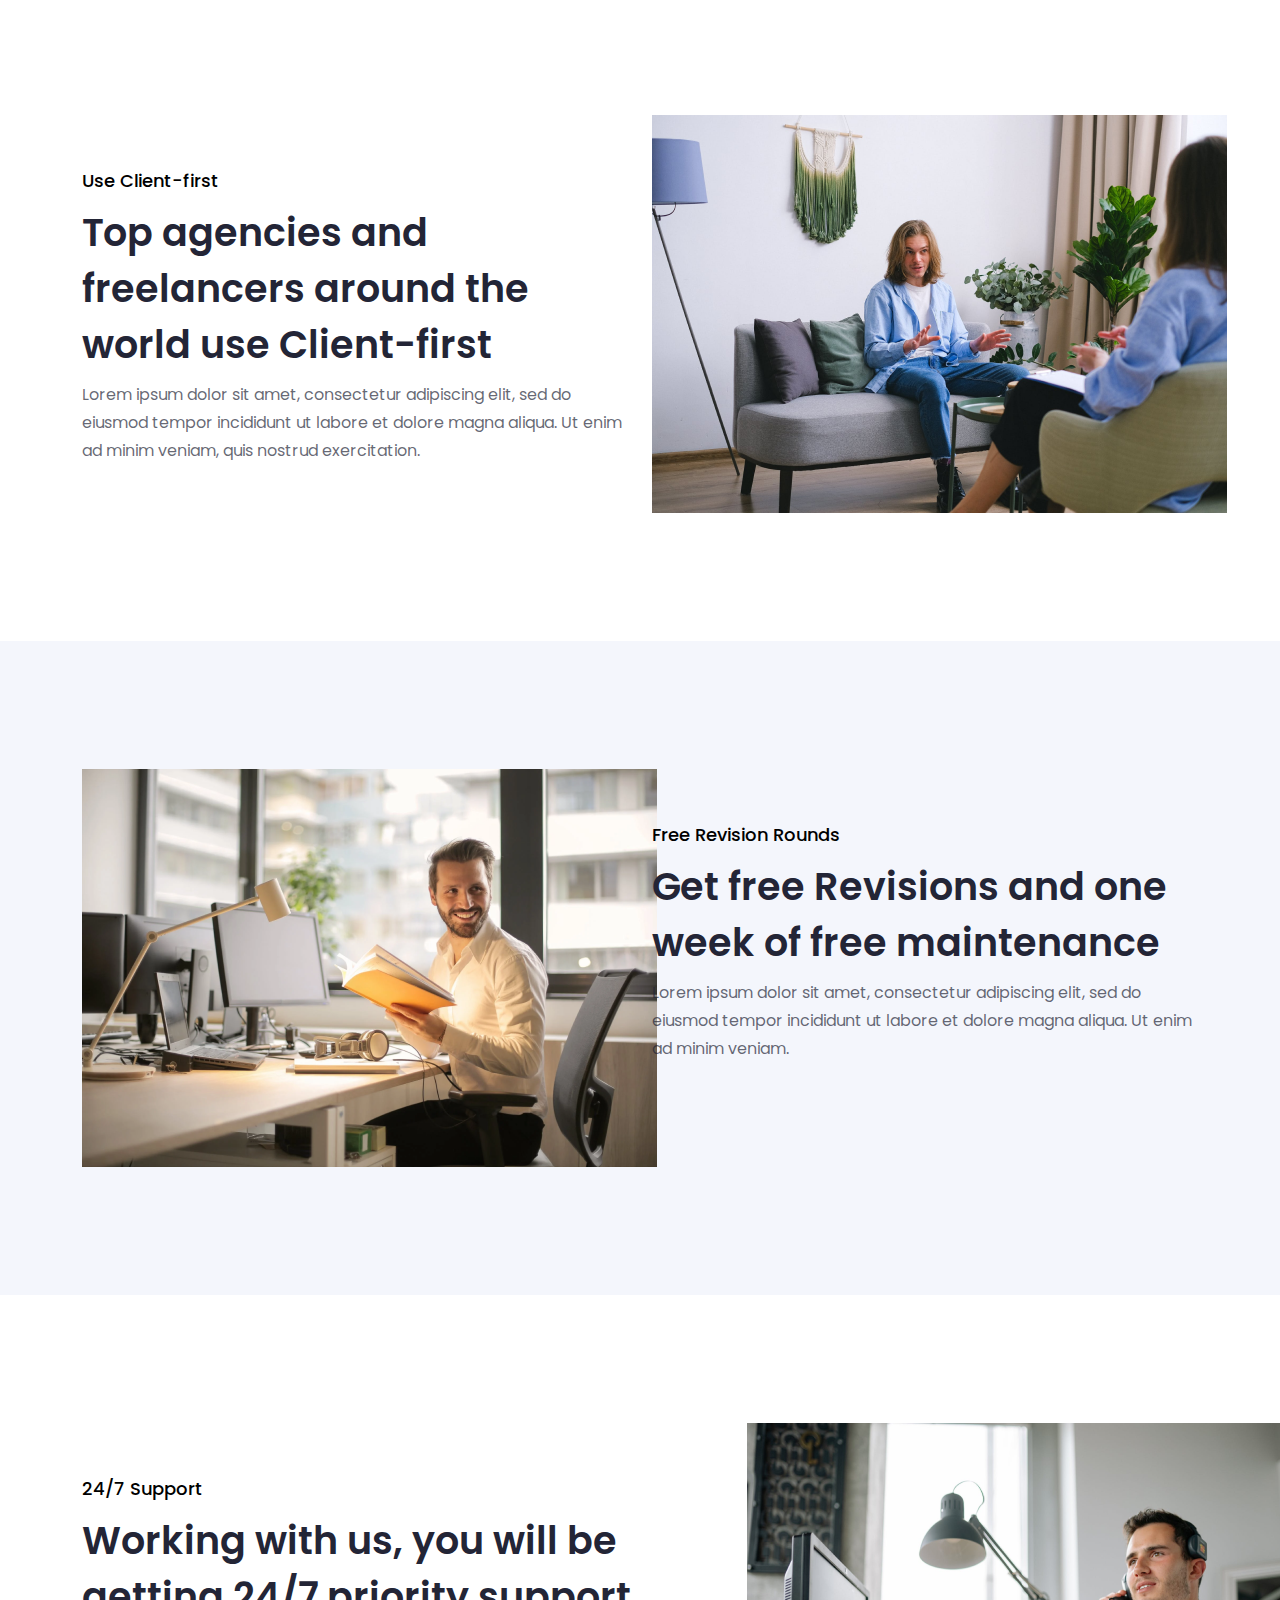
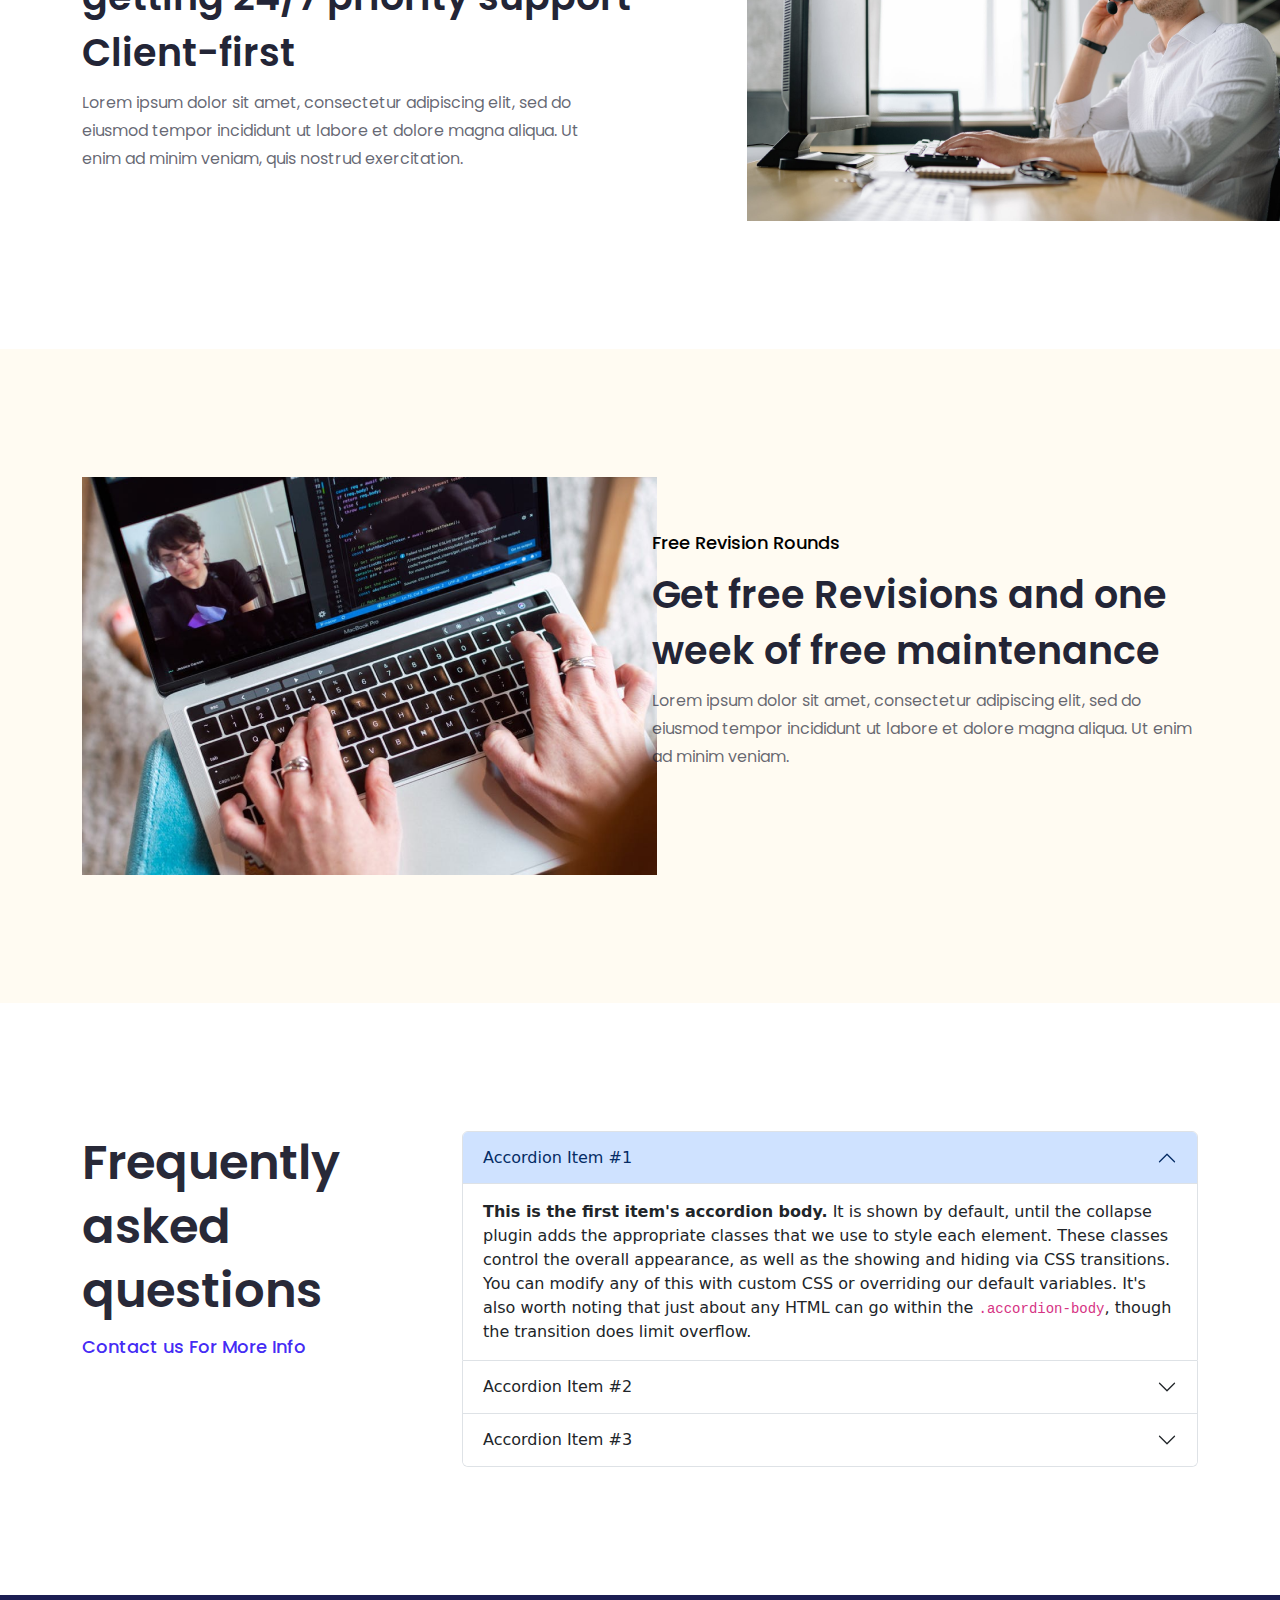
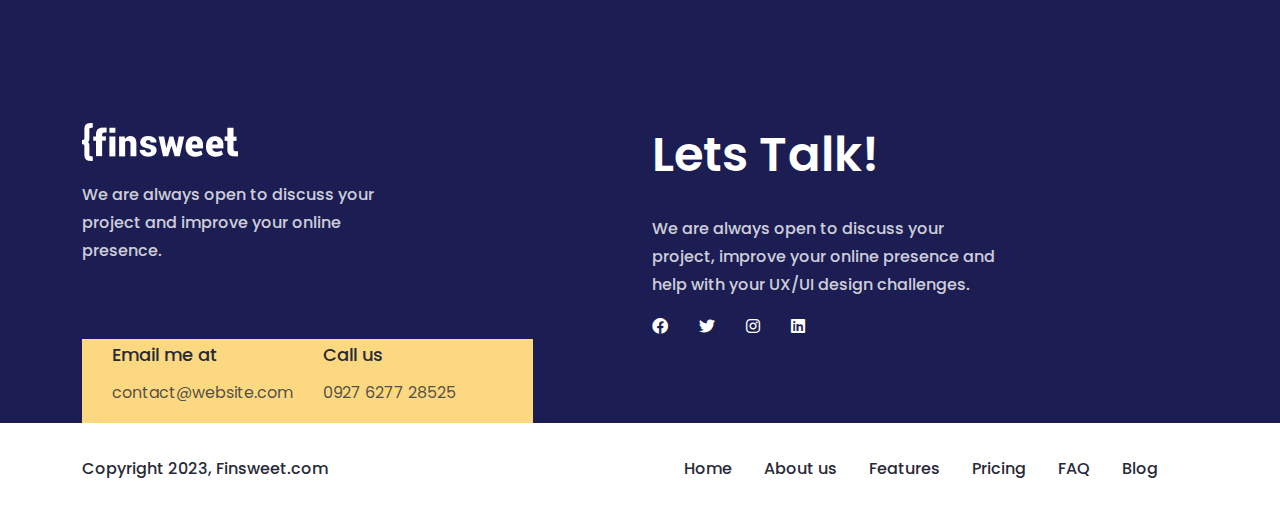
<file: features.html>
<!DOCTYPE html>
<html lang="en">
<head>
    <meta charset="UTF-8">
    <link rel="icon" type="image/svg+xml" href="images/logo.svg" />
    <meta name="viewport" content="width=device-width, initial-scale=1.0">
     <!-- google fonts -->
     <link rel="preconnect" href="https://fonts.googleapis.com">
     <link rel="preconnect" href="https://fonts.gstatic.com" crossorigin>
     <link href="https://fonts.googleapis.com/css2?family=Poppins:wght@100;200;300;500;700;800;900&display=swap" rel="stylesheet">
     <!-- google fonts -->
    <title>Finsweet</title>
    <link rel="stylesheet" href="css/all.min.css">
    <link rel="stylesheet" href="css/bootstrap.min.css">
    <link rel="stylesheet" href="css/features.css">
</head>
<body>
        <!-- navbar start -->
        <nav class="navbar navbar-expand-lg">
            <div class="container">
              <a class="navbar-brand" href="#">
                <img src="images/logo.png" alt="logo">
              </a>
              <button class="navbar-toggler" type="button" data-bs-toggle="collapse" data-bs-target="#navbarSupportedContent" aria-controls="navbarSupportedContent" aria-expanded="false" aria-label="Toggle navigation">
                <span class="navbar-toggler-icon"></span>
              </button>
              <div class="collapse navbar-collapse" id="navbarSupportedContent">
                <ul class="navbar-nav ms-auto mb-2 mb-lg-0">
                  <li class="nav-item">
                    <a class="nav-link active" aria-current="page" href="index.html">Home</a>
                  </li>
                  <li class="nav-item">
                    <a class="nav-link active" aria-current="page" href="about.html">About us</a>
                  </li>
                  <li class="nav-item">
                    <a class="nav-link active" aria-current="page" href="features.html">Features</a>
                  </li>
                  <li class="nav-item">
                    <a class="nav-link active" aria-current="page" href="pricing.html">Pricing</a>
                  </li>
                  <li class="nav-item">
                    <a class="nav-link active" aria-current="page" href="errorPage.html">FAQ</a>
                  </li>
                  <li class="nav-item">
                    <a class="nav-link active" aria-current="page" href="errorPage.html">Blog</a>
                  </li>
              </div>
              <div class="nav-btn">
                <a href="contact.html"><button>Contact us</button></a>
              </div>
            </div>
          </nav>
        <!-- navbar end -->



        <!-- banner start -->
        <section id="banner">
            <div class="container">
                <div class="row">
                    <div class="col-lg-5">
                        <div class="banner-txt">
                            <h1>All the features you need</h1>
                            <p>Lorem ipsum dolor sit amet, consectetur adipiscing elit, sed do eiusmod tempor incididunt ut labore et dolore magna aliqua.</p>
                        </div>
                        <div class="banner-btn">
                            <button>View Pricing</button>
                        </div>
                    </div>
                    <div class="col-lg-7">
                        <div class="banner-img">
                            <img src="images/banner-img.png" alt="banner-img">
                        </div>
                    </div>
                </div>
            </div>
        </section>
        <!-- banner end -->



        <!-- logo part start  -->
        <section id="logo-part">
            <div class="container">
                <div class="row">
                    <div class="col-lg-2">
                        <div class="logo-part-txt">
                            <h3>100.000+</h3>
                            <p>Figma Users</p>
                        </div>
                    </div>
                    <div class="col-lg-2">
                        <img src="images/logo-img-1.png" alt="logo-img-1">
                    </div>
                    <div class="col-lg-2">
                        <img src="images/logo-img-2.png" alt="logo-img-2">
                    </div>
                    <div class="col-lg-2">
                        <img src="images/logo-img-3.png" alt="logo-img-3">
                    </div>
                    <div class="col-lg-2">
                        <img src="images/logo-img-4.png" alt="logo-img-4">
                    </div>
                    <div class="col-lg-2">
                        <img src="images/logo-img-5.png" alt="logo-img-5">
                    </div>
                </div>
            </div>
        </section>
        <!-- logo part end  -->



        <!-- benefits part start  -->
        <section id="benefit-part">
            <div class="container">
                <div class="row">
                    <div class="col-lg-6 mx-auto">
                        <div class="benefit-titel text-center">
                            <h2>The benefits of working with our team</h2>
                        </div>
                    </div>
                </div>
                <div class="row">
                    <div class="col-lg-4 benefit-items">
                      <img src="images/benefit-item-icon-1.png" alt="benefit-item-icon-1">
                      <h4>Customize with ease</h4>
                      <p>Lorem ipsum dolor sit amet, consectetur adipiscing elit, sed do eiusmod tempor incididunt ut labore et dolore magna aliqua ut enim.</p>
                    </div>
                    <div class="col-lg-4 benefit-items">
                      <img src="images/benefit-item-icon-2.png" alt="benefit-item-icon-2">
                      <h4>Perfectly Responsive</h4>
                      <p>Lorem ipsum dolor sit amet, consectetur adipiscing elit, sed do eiusmod tempor incididunt ut labore et dolore magna aliqua ut enim.</p>
                    </div>
                    <div class="col-lg-4 benefit-items">
                      <img src="images/benefit-item-icon-3.png" alt="benefit-item-icon-3">
                      <h4>Friendly Support</h4>
                      <p>Lorem ipsum dolor sit amet, consectetur adipiscing elit, sed do eiusmod tempor incididunt ut labore et dolore magna aliqua ut enim.</p>
                    </div>
                  </div>
            </div>
        </section>
        <!-- benefits part end  -->



        <!-- first client part start -->
        <section id="first-client-part">
          <div class="container">
            <div class="row">
              <div class="col-lg-6">
                <div class="client-txt">
                  <h5>Use Client-first</h5>
                  <h3>Top agencies and freelancers around the world use 
                    Client-first </h3>
                  <p>Lorem ipsum dolor sit amet, consectetur adipiscing elit, sed do eiusmod tempor incididunt ut labore et dolore magna aliqua. Ut enim ad minim veniam, quis nostrud exercitation.</p>
                </div>
              </div>
              <div class="col-lg-6">
                <div class="client-img">
                  <img src="images/client-img.png" alt="client-img">
                </div>
              </div>
            </div>
          </div>
        </section>
        <!-- first client part end  -->




        <!-- revision part start  -->
        <section id="revision">
          <div class="container">
            <div class="row">
              <div class="col-lg-6">
                <div class="revision-img">
                  <img src="images/revision-img.png" alt="revision-img">
                </div>
              </div>
              <div class="col-lg-6">
                <div class="revision-txt">
                  <h5>Free Revision Rounds</h5>
                  <h3>Get free Revisions and one week of free maintenance</h3>
                  <p>Lorem ipsum dolor sit amet, consectetur adipiscing elit, sed do eiusmod tempor incididunt ut labore et dolore magna aliqua. Ut enim ad minim veniam.</p>
                </div>
              </div>
            </div>
          </div>
        </section>
        <!-- revision part end  -->





        <!-- support part start -->
        <section id="support">
          <div class="container">
            <div class="row">
              <div class="col-lg-7">
                <div class="support-txt">
                  <h5>24/7 Support</h5>
                  <h3>Working with us, you will be getting 24/7 priority support 
                    Client-first </h3>
                    <div class="row">
                      <div class="col-lg-10">
                        <p>Lorem ipsum dolor sit amet, consectetur adipiscing elit, sed do eiusmod tempor incididunt ut labore et dolore magna aliqua. Ut enim ad minim veniam, quis nostrud exercitation.</p>
                      </div>
                    </div>
                </div>
              </div>
              <div class="col-lg-5">
                <div class="support-img">
                  <img src="images/support-img.png" alt="support-img">
                </div>
              </div>
            </div>
          </div>
        </section>
        <!-- support part end  -->




        <!-- delivery part start  -->
        <section id="delivery">
          <div class="container">
            <div class="row">
              <div class="col-lg-6">
                <div class="delivery-img">
                  <img src="images/delivery-img.png" alt="delivery-img">
                </div>
              </div>
              <div class="col-lg-6">
                <div class="delivery-txt">
                  <h5>Free Revision Rounds</h5>
                  <h3>Get free Revisions and one week of free maintenance</h3>
                  <p>Lorem ipsum dolor sit amet, consectetur adipiscing elit, sed do eiusmod tempor incididunt ut labore et dolore magna aliqua. Ut enim ad minim veniam.</p>
                </div>
              </div>
            </div>
          </div>
        </section>
        <!-- delivery part end  -->




           <!-- accordion part start -->
    <section id="accordion-part">
      <div class="container">
        <div class="row">
          <div class="col-lg-4">
            <div class="accordion-title">
              <h2>Frequently asked questions</h2>
              <a href="#">Contact us For More Info</a>
            </div>
          </div>
          <div class="col-lg-8">
            <div class="accordion" id="accordionExample">
              <div class="accordion-item">
                <h2 class="accordion-header">
                  <button class="accordion-button" type="button" data-bs-toggle="collapse" data-bs-target="#collapseOne" aria-expanded="true" aria-controls="collapseOne">
                    Accordion Item #1
                  </button>
                </h2>
                <div id="collapseOne" class="accordion-collapse collapse show" data-bs-parent="#accordionExample">
                  <div class="accordion-body">
                    <strong>This is the first item's accordion body.</strong> It is shown by default, until the collapse plugin adds the appropriate classes that we use to style each element. These classes control the overall appearance, as well as the showing and hiding via CSS transitions. You can modify any of this with custom CSS or overriding our default variables. It's also worth noting that just about any HTML can go within the <code>.accordion-body</code>, though the transition does limit overflow.
                  </div>
                </div>
              </div>
              <div class="accordion-item">
                <h2 class="accordion-header">
                  <button class="accordion-button collapsed" type="button" data-bs-toggle="collapse" data-bs-target="#collapseTwo" aria-expanded="false" aria-controls="collapseTwo">
                    Accordion Item #2
                  </button>
                </h2>
                <div id="collapseTwo" class="accordion-collapse collapse" data-bs-parent="#accordionExample">
                  <div class="accordion-body">
                    <strong>This is the second item's accordion body.</strong> It is hidden by default, until the collapse plugin adds the appropriate classes that we use to style each element. These classes control the overall appearance, as well as the showing and hiding via CSS transitions. You can modify any of this with custom CSS or overriding our default variables. It's also worth noting that just about any HTML can go within the <code>.accordion-body</code>, though the transition does limit overflow.
                  </div>
                </div>
              </div>
              <div class="accordion-item">
                <h2 class="accordion-header">
                  <button class="accordion-button collapsed" type="button" data-bs-toggle="collapse" data-bs-target="#collapseThree" aria-expanded="false" aria-controls="collapseThree">
                    Accordion Item #3
                  </button>
                </h2>
                <div id="collapseThree" class="accordion-collapse collapse" data-bs-parent="#accordionExample">
                  <div class="accordion-body">
                    <strong>This is the third item's accordion body.</strong> It is hidden by default, until the collapse plugin adds the appropriate classes that we use to style each element. These classes control the overall appearance, as well as the showing and hiding via CSS transitions. You can modify any of this with custom CSS or overriding our default variables. It's also worth noting that just about any HTML can go within the <code>.accordion-body</code>, though the transition does limit overflow.
                  </div>
                </div>
              </div>
            </div>
          </div>
        </div>
      </div>
    </section>
    <!-- accordion part end -->






            <!-- footer part start -->
            <footer id="footer-part">
              <div class="container">
                <div class="row">
                  <div class="col-lg-6">
                    <div class="footer-logo">
                      <img src="images/footer-logo.png" alt="footer-logo">
                    </div>
                    <div class="row">
                      <div class="col-lg-7">
                        <div class="footer-paragraph">
                          <p>We are always open to discuss your project and improve your online presence.</p>
                        </div>
                      </div>
                    </div>
                  </div>
                  <div class="col-lg-6">
                    <div class="footer-title">
                      <h2>Lets Talk!</h2>
                    </div>
                    <div class="row">
                      <div class="col-lg-8">
                        <div class="footer-paragraph">
                          <p>We are always open to discuss your project, improve your online presence and help with your UX/UI design challenges.</p>
                        </div>
                      </div>
                    </div>
                    <div class="footer-icons">
                      <i class="fa-brands fa-facebook"></i>
                      <i class="fa-brands fa-twitter"></i>
                      <i class="fa-brands fa-instagram"></i>
                      <i class="fa-brands fa-linkedin"></i>
                    </div>
                  </div>
                </div>
                <div class="row">
                  <div class="col-lg-5">
                    <div class="footer-contact-wrapper">
                      <div class="email contacts">
                        <h5>Email me at</h5>
                        <p>contact@website.com</p>
                      </div>
                      <div class="number contacts">
                        <h5>Call us</h5>
                        <p>0927 6277 28525</p>
                      </div>
                    </div>
                  </div>
                </div>
              </div>
            </footer>
            <!-- footer part end -->
        
        
        
           <!-- copyright part start -->
           <section id="copyright">
            <div class="container">
              <div class="row">
                <div class="col-lg-6">
                  <div class="rights">
                    <p>Copyright 2023, Finsweet.com</p>
                  </div>
                </div>
                <div class="col-lg-6">
                  <div class="menu-items ms-auto">
                    <ul>
                      <li><a href="index.html">Home</a></li>
                      <li><a href="about.html">About us</a></li>
                      <li><a href="features.html">Features</a></li>
                      <li><a href="pricing.html">Pricing</a></li>
                      <li><a href="errorPage.html">FAQ</a></li>
                      <li><a href="errorPage.html">Blog</a></li>
                    </ul>
                  </div>
                </div>
              </div>
            </div>
        
           </section>
           <!-- copyright part end -->





        <script src="js/bootstrap.bundle.min.js"></script>
</body>
</html>
</file>
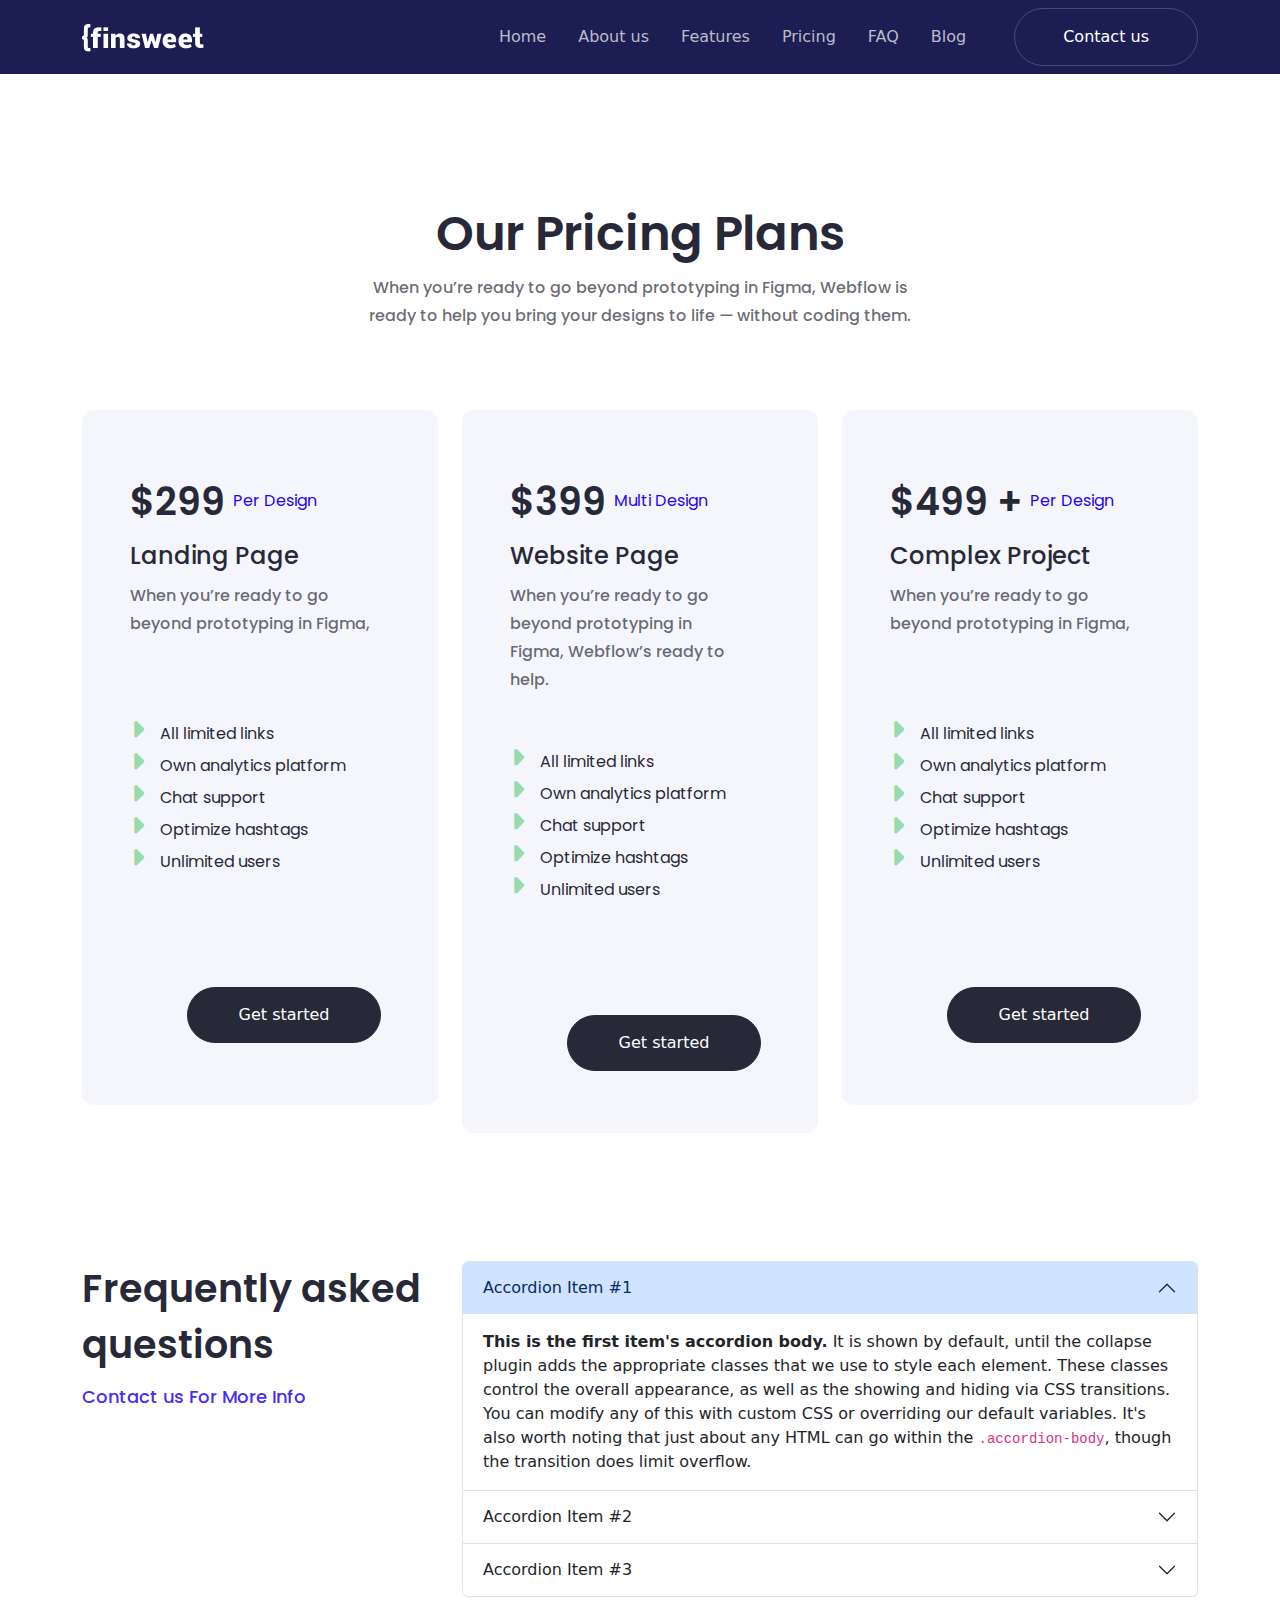
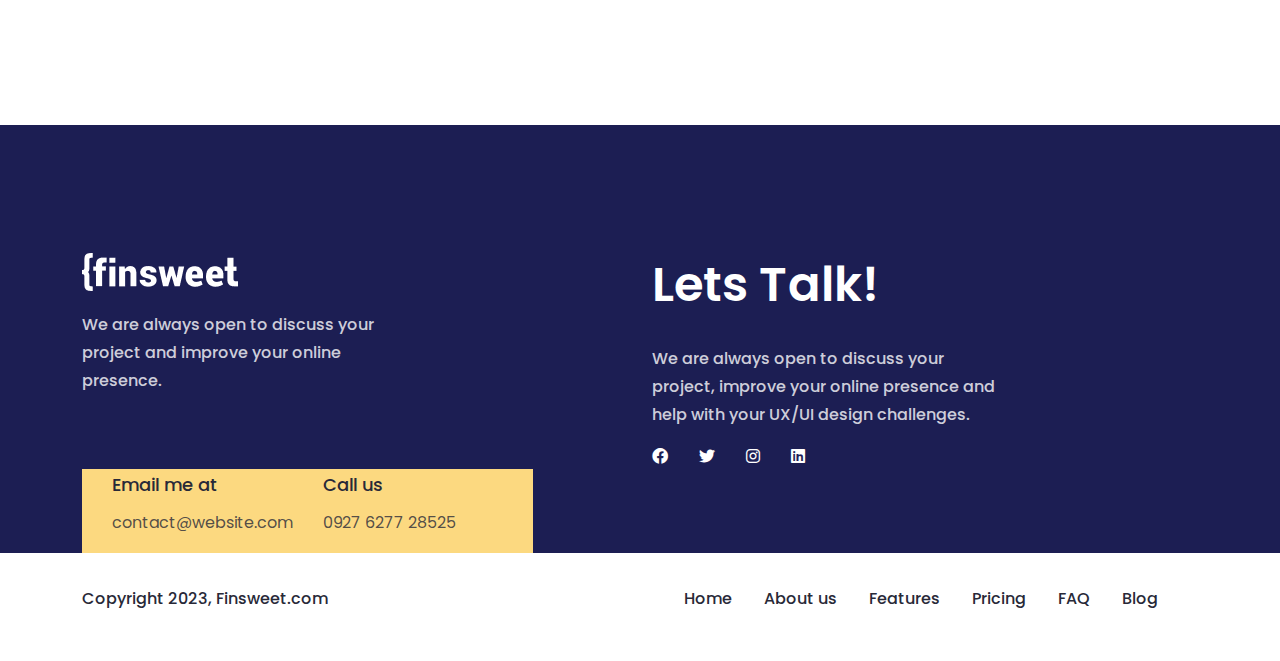
<file: pricing.html>
<!DOCTYPE html>
<html lang="en">
<head>
    <meta charset="UTF-8">
    <link rel="icon" type="image/svg+xml" href="images/logo.svg" />
    <meta name="viewport" content="width=device-width, initial-scale=1.0">
     <!-- google fonts -->
     <link rel="preconnect" href="https://fonts.googleapis.com">
     <link rel="preconnect" href="https://fonts.gstatic.com" crossorigin>
     <link href="https://fonts.googleapis.com/css2?family=Poppins:wght@100;200;300;500;700;800;900&display=swap" rel="stylesheet">
     <!-- google fonts -->
    <title>Finsweet</title> 
    <link rel="stylesheet" href="css/all.min.css">
    <link rel="stylesheet" href="css/bootstrap.min.css">
    <link rel="stylesheet" href="css/pricing.css">
</head>
<body>
    <!-- navbar start -->
    <nav class="navbar navbar-expand-lg">
        <div class="container">
          <a class="navbar-brand" href="#">
            <img src="images/logo.png" alt="logo">
          </a>
          <button class="navbar-toggler" type="button" data-bs-toggle="collapse" data-bs-target="#navbarSupportedContent" aria-controls="navbarSupportedContent" aria-expanded="false" aria-label="Toggle navigation">
            <span class="navbar-toggler-icon"></span>
          </button>
          <div class="collapse navbar-collapse" id="navbarSupportedContent">
            <ul class="navbar-nav ms-auto mb-2 mb-lg-0">
              <li class="nav-item">
                <a class="nav-link active" aria-current="page" href="index.html">Home</a>
              </li>
              <li class="nav-item">
                <a class="nav-link active" aria-current="page" href="about.html">About us</a>
              </li>
              <li class="nav-item">
                <a class="nav-link active" aria-current="page" href="features.html">Features</a>
              </li>
              <li class="nav-item">
                <a class="nav-link active" aria-current="page" href="pricing.html">Pricing</a>
              </li>
              <li class="nav-item">
                <a class="nav-link active" aria-current="page" href="errorPage.html">FAQ</a>
              </li>
              <li class="nav-item">
                <a class="nav-link active" aria-current="page" href="errorPage.html">Blog</a>
              </li>
          </div>
          <div class="nav-btn">
            <a href="contact.html"><button>Contact us</button></a>
          </div>
        </div>
      </nav>
    <!-- navbar end -->



    <!-- pricing plans start -->
    <section id="pricing">
        <div class="container">
            <div class="row">
                <div class="col-lg-6 mx-auto">
                    <div class="pricing-part-title text-center">
                        <h1>Our Pricing Plans</h1>
                        <p>When you’re ready to go beyond prototyping in Figma, Webflow is ready to help you bring your designs to life — without coding them.</p>
                    </div>
                </div>
            </div>
            <div class="row">
              <div class="col-lg-4 ">
                <div class="packages">
                    <div class="package-price">
                      <h2>$299</h2>
                      <p>Per Design</p>
                    </div>
                    <div class="package-name">
                      <h3>Landing Page </h3>
                      <div class="row">
                        <div class="col-lg-10">
                          <p>When you’re ready to go beyond prototyping in Figma, </p>
                        </div>
                      </div>
                    </div>
                    <div class="package-services">
                      <ul>
                        <li><i class="fa-solid fa-caret-right"></i> All limited links</li>
                        <li><i class="fa-solid fa-caret-right"></i> Own analytics platform</li>
                        <li><i class="fa-solid fa-caret-right"></i> Chat support</li>
                        <li><i class="fa-solid fa-caret-right"></i> Optimize hashtags</li>
                        <li><i class="fa-solid fa-caret-right"></i> Unlimited users</li>
                      </ul>
                    </div>
                    <div class="row">
                      <div class="col-lg-8 mx-auto">
                        <div class="package-btn text-center">
                          <button>Get started</button>
                        </div>
                      </div>
                    </div>
                </div>
              </div>
              <div class="col-lg-4 ">
                <div class="packages">
                  <div class="package-price">
                    <h2>$399</h2>
                    <p>Multi Design</p>
                  </div>
                  <div class="package-name">
                    <h3>Website Page </h3>
                    <div class="col-lg-9">
                      <p class="middle-pack">When you’re ready to go beyond prototyping in Figma, Webflow’s ready to help.</p>
                    </div>
                  </div>
                  <div class="package-services">
                    <ul>
                      <li><i class="fa-solid fa-caret-right"></i> All limited links</li>
                      <li><i class="fa-solid fa-caret-right"></i> Own analytics platform</li>
                      <li><i class="fa-solid fa-caret-right"></i> Chat support</li>
                      <li><i class="fa-solid fa-caret-right"></i> Optimize hashtags</li>
                      <li><i class="fa-solid fa-caret-right"></i> Unlimited users</li>
                    </ul>
                  </div>
                  <div class="row">
                    <div class="col-lg-8 mx-auto">
                      <div class="package-btn text-center">
                        <button>Get started</button>
                      </div>
                    </div>
                  </div>
                </div>
              </div>
              <div class="col-lg-4 ">
                <div class="packages">
                  <div class="package-price">
                    <h2>$499 +</h2>
                    <p>Per Design</p>
                  </div>
                  <div class="package-name">
                    <h3>Complex Project</h3>
                    <div class="row">
                      <div class="col-lg-10">
                        <p>When you’re ready to go beyond prototyping in Figma, </p>
                      </div>
                    </div>
                  </div>
                  <div class="package-services">
                    <ul>
                      <li><i class="fa-solid fa-caret-right"></i> All limited links</li>
                      <li><i class="fa-solid fa-caret-right"></i> Own analytics platform</li>
                      <li><i class="fa-solid fa-caret-right"></i> Chat support</li>
                      <li><i class="fa-solid fa-caret-right"></i> Optimize hashtags</li>
                      <li><i class="fa-solid fa-caret-right"></i> Unlimited users</li>
                    </ul>
                  </div>
                  <div class="row">
                    <div class="col-lg-8 mx-auto">
                      <div class="package-btn text-center">
                        <button>Get started</button>
                      </div>
                    </div>
                  </div>
                </div>
              </div>
            </div>
        </div>
    </section>
    <!-- pricing plans end -->



    <!-- accordion part start -->
    <section id="accordion-part">
      <div class="container">
        <div class="row">
          <div class="col-lg-4">
            <div class="accordion-title">
              <h2>Frequently asked questions</h2>
              <a href="#">Contact us For More Info</a>
            </div>
          </div>
          <div class="col-lg-8">
            <div class="accordion" id="accordionExample">
              <div class="accordion-item">
                <h2 class="accordion-header">
                  <button class="accordion-button" type="button" data-bs-toggle="collapse" data-bs-target="#collapseOne" aria-expanded="true" aria-controls="collapseOne">
                    Accordion Item #1
                  </button>
                </h2>
                <div id="collapseOne" class="accordion-collapse collapse show" data-bs-parent="#accordionExample">
                  <div class="accordion-body">
                    <strong>This is the first item's accordion body.</strong> It is shown by default, until the collapse plugin adds the appropriate classes that we use to style each element. These classes control the overall appearance, as well as the showing and hiding via CSS transitions. You can modify any of this with custom CSS or overriding our default variables. It's also worth noting that just about any HTML can go within the <code>.accordion-body</code>, though the transition does limit overflow.
                  </div>
                </div>
              </div>
              <div class="accordion-item">
                <h2 class="accordion-header">
                  <button class="accordion-button collapsed" type="button" data-bs-toggle="collapse" data-bs-target="#collapseTwo" aria-expanded="false" aria-controls="collapseTwo">
                    Accordion Item #2
                  </button>
                </h2>
                <div id="collapseTwo" class="accordion-collapse collapse" data-bs-parent="#accordionExample">
                  <div class="accordion-body">
                    <strong>This is the second item's accordion body.</strong> It is hidden by default, until the collapse plugin adds the appropriate classes that we use to style each element. These classes control the overall appearance, as well as the showing and hiding via CSS transitions. You can modify any of this with custom CSS or overriding our default variables. It's also worth noting that just about any HTML can go within the <code>.accordion-body</code>, though the transition does limit overflow.
                  </div>
                </div>
              </div>
              <div class="accordion-item">
                <h2 class="accordion-header">
                  <button class="accordion-button collapsed" type="button" data-bs-toggle="collapse" data-bs-target="#collapseThree" aria-expanded="false" aria-controls="collapseThree">
                    Accordion Item #3
                  </button>
                </h2>
                <div id="collapseThree" class="accordion-collapse collapse" data-bs-parent="#accordionExample">
                  <div class="accordion-body">
                    <strong>This is the third item's accordion body.</strong> It is hidden by default, until the collapse plugin adds the appropriate classes that we use to style each element. These classes control the overall appearance, as well as the showing and hiding via CSS transitions. You can modify any of this with custom CSS or overriding our default variables. It's also worth noting that just about any HTML can go within the <code>.accordion-body</code>, though the transition does limit overflow.
                  </div>
                </div>
              </div>
            </div>
          </div>
        </div>
      </div>
    </section>
    <!-- accordion part end -->




        <!-- footer part start -->
        <footer id="footer-part">
          <div class="container">
            <div class="row">
              <div class="col-lg-6">
                <div class="footer-logo">
                  <img src="images/footer-logo.png" alt="footer-logo">
                </div>
                <div class="row">
                  <div class="col-lg-7">
                    <div class="footer-paragraph">
                      <p>We are always open to discuss your project and improve your online presence.</p>
                    </div>
                  </div>
                </div>
              </div>
              <div class="col-lg-6">
                <div class="footer-title">
                  <h2>Lets Talk!</h2>
                </div>
                <div class="row">
                  <div class="col-lg-8">
                    <div class="footer-paragraph">
                      <p>We are always open to discuss your project, improve your online presence and help with your UX/UI design challenges.</p>
                    </div>
                  </div>
                </div>
                <div class="footer-icons">
                  <i class="fa-brands fa-facebook"></i>
                  <i class="fa-brands fa-twitter"></i>
                  <i class="fa-brands fa-instagram"></i>
                  <i class="fa-brands fa-linkedin"></i>
                </div>
              </div>
            </div>
            <div class="row">
              <div class="col-lg-5">
                <div class="footer-contact-wrapper">
                  <div class="email contacts">
                    <h5>Email me at</h5>
                    <p>contact@website.com</p>
                  </div>
                  <div class="number contacts">
                    <h5>Call us</h5>
                    <p>0927 6277 28525</p>
                  </div>
                </div>
              </div>
            </div>
          </div>
        </footer>
        <!-- footer part end -->
    
    
    
       <!-- copyright part start -->
       <section id="copyright">
        <div class="container">
          <div class="row">
            <div class="col-lg-6">
              <div class="rights">
                <p>Copyright 2023, Finsweet.com</p>
              </div>
            </div>
            <div class="col-lg-6">
              <div class="menu-items ms-auto">
                <ul>
                  <li><a href="index.html">Home</a></li>
                  <li><a href="about.html">About us</a></li>
                  <li><a href="features.html">Features</a></li>
                  <li><a href="pricing.html">Pricing</a></li>
                  <li><a href="errorPage.html">FAQ</a></li>
                  <li><a href="errorPage.html">Blog</a></li>
                </ul>
              </div>
            </div>
          </div>
        </div>
    
       </section>
       <!-- copyright part end -->



    <script src="js/bootstrap.bundle.min.js"></script>
</body>
</html>
</file>
<file: css/style.css>
/* common start */
*{
    margin: 0;
    padding: 0;
    box-sizing: border-box;
}
a{
    text-decoration: none;
    display: inline-block;
}
ul,li{
    list-style-type: none;
}
h1,h2,h3,h4,h5,h6,p{
    line-height: 0.8;
}
 /* common end */


 /* navbar css start */
 .navbar{
    background: #1C1E53;
 }
 .navbar-expand-lg .navbar-nav .nav-link {
    padding-right: 32px;
    padding-left: 0;
    font-family: 'Poppins', sans-serif;
    font-weight: 500;
    font-size: 16px;
    line-height: 28px;
    color:#fff;
}
.navbar-expand-lg .navbar-nav .nav-item:last-child .nav-link {
    padding-right: 48px;
}
.nav-btn button{
    padding: 16px 48px;
    font-family: 'Poppins', sans-serif;
    font-weight: 500;
    font-size: 16px;
    line-height: 28px;
    color: #fff;
    background: transparent;
    border-color: rgba(244, 246, 252, 0.2);
    border-radius: 41px;
}
 /* navbar css end */



 /* <!-- banner start --> */
 #banner{
    padding-top: 218px;
    padding-bottom: 128px;
    background: #1C1E53;
 }
 #banner .banner-txt h1{
    font-family: 'Poppins', sans-serif;
    font-weight: 600;
    font-size: 54px;
    line-height: 74px;
    color: #fff;
 }
 #banner .banner-txt p{
    font-family: 'Poppins', sans-serif;
    font-weight: 500;
    font-size: 16px;
    line-height: 28px;
    color: rgba(255, 255, 255, 0.7);
 }
 #banner .banner-btn-wrapper{
    display: flex;
    padding-top: 48px;
 }
 #banner .banner-btn-wrapper .btn-1 button {
    padding: 16px 56px;
    font-family: 'Poppins', sans-serif;
    font-weight: 500;
    font-size: 16px;
    line-height: 28px;
    color:#1B1C2B;
    background: #FCD980;
    border-color:#FCD980;
    border-radius: 41px;
 }
 #banner .banner-btn-wrapper .btn-2 button {
    padding: 16px 56px;
    font-family: 'Poppins', sans-serif;
    font-weight: 500;
    font-size: 16px;
    line-height: 28px;
    color:#fff;
    background: transparent;
    border-color:transparent;
    border-radius: 41px;
 }
 #banner .banner-btn-wrapper .btn-2 button i {
    margin-left: 16px;
 }
 /* <!-- banner end --> */


 /* <!-- work start --> */
 #work-part{
    padding-top: 128px;
    padding-bottom: 128px;
    background: #F4F6FC;
 }
 #work-part .work-part-txt h3 {
    font-family: 'Poppins', sans-serif;
    font-weight: 600;
    font-size: 48px;
    line-height: 64px;
    color: #282938;
 }
 #work-part .work-part-txt p {
    font-family: 'Poppins', sans-serif;
    font-weight: 400;
    font-size: 16px;
    line-height: 28px;
    color: rgba(40, 41, 56, 0.7);
 }
 #work-part .work-part-txt a {
    font-family: 'Poppins', sans-serif;
    font-weight: 500;
    font-size: 18px;
    line-height: 32px;
    color: #2405F2;
 }
 #work-part .work-part-txt a i {
    margin-left: 20px;
 }
 #work-part .works h4 {
    font-family: 'Poppins', sans-serif;
    font-weight: 500;
    font-size: 32px;
    line-height: 48px;
    color: #282938;
 }
 #work-part .works p {
    font-family: 'Poppins', sans-serif;
    font-weight: 400;
    font-size: 16px;
    line-height: 28px;
    color: rgba(40, 41, 56, 0.7);
 }
 /* <!-- work end --> */



 /* <!-- project start --> */
 #project-part{
    padding-top: 128px;
    padding-bottom: 128px;
 }
 #project-part .porject-part-title h3{
    font-family: 'Poppins';
    font-weight: 600;
    font-size: 48px;
    line-height: 64px;
    color: #282938;
 }
 #project-part .porject-part-title-anchor a{
    font-family: 'Poppins';
    font-weight: 500;
    font-size: 16px;
    line-height: 28px;
    color: #282938;
 }
 #project-part .project-1{
    position: relative;
 }
 #project-part .project-1-overlay{
   padding-top: 312px;
   padding-left: 48px;
   padding-right: 35px;
   padding-bottom: 76px;
   position: absolute;
   top: 0;
   left: 0;
   height: 100%;
   width: 50%;
   background: linear-gradient(329.39deg, #1C1E53 -10.96%, rgba(28, 30, 83, 0.42) 103.96%);
   opacity: 0;
}
#project-part .project-1-overlay h3 {
   font-family: 'Poppins', sans-serif;
   font-weight: 600;
   font-size: 24px;
   line-height: 36px;
   color: #fff;
}
#project-part .project-1-overlay p {
   font-family: 'Poppins', sans-serif;
   font-weight: 500;
   font-size: 16px;
   line-height: 28px;
   color: rgba(255, 255, 255, 0.8);
}
#project-part .project-1-overlay a {
   font-family: 'Poppins', sans-serif;
   font-weight: 500;
   font-size: 16px;
   line-height: 28px;
   color: #FCD980;
}
#project-part .project-1:hover .project-1-overlay{
   position: absolute;
   top: 0;
   left: 0;
   height: 100%;
   width: 50%;
   background: linear-gradient(329.39deg, #1C1E53 -10.96%, rgba(28, 30, 83, 0.42) 103.96%);
   opacity: 1;
   transition: all linear 0.5s;
}
 #project-part .project-2{
    position: relative;
 }
 #project-part .project-2-overlay{
   padding: 106px 39px;
   position: absolute;
   top: 0;
   left: 0;
   height: 100%;
   width: 100%;
   background: linear-gradient(329.39deg, #1C1E53 -10.96%, rgba(28, 30, 83, 0.42) 103.96%);
   opacity: 0;
}
#project-part .project-2-overlay h3 {
   font-family: 'Poppins', sans-serif;
   font-weight: 600;
   font-size: 24px;
   line-height: 36px;
   color: #fff;
}
#project-part .project-2-overlay a {
   font-family: 'Poppins', sans-serif;
   font-weight: 500;
   font-size: 16px;
   line-height: 28px;
   color: #FCD980;
}
#project-part .project-2:hover .project-2-overlay{
   position: absolute;
   top: 0;
   left: 0;
   height: 100%;
   width: 100%;
   background: linear-gradient(329.39deg, #1C1E53 -10.96%, rgba(28, 30, 83, 0.42) 103.96%);
   opacity: 1;
   transition: all linear 0.5s;
}
 /* <!-- project end --> */



 /* <!-- service part start --> */
 #service{
    padding-top: 128px;
    padding-bottom: 128px;
    background: #F4F6FC;
 }
 #service .service-title p{
    font-family: 'Poppins';
    font-weight: 500;
    font-size: 16px;
    line-height: 28px;   
    color: #282938; 
 }
 #service .service-title h3{
    font-family: 'Poppins';
    font-style: normal;
    font-weight: 600;
    font-size: 48px;
    line-height: 64px;
    color: #282938;
    padding-bottom: 47px;
 }
 #service .service-items{
   background: #fff;
   padding: 48px 44px; 
   margin-bottom: 24px;
 }
 #service .service-items h4{
   padding-top: 22px;
   padding-bottom: 12px;
   font-family: 'Poppins', sans-serif;
   font-weight: 500;
   font-style: 24px;
   line-height: 36px;
   color: #282938;
 }
 #service .service-items p{
   font-family: 'Poppins', sans-serif;
   font-weight: 400;
   font-style: 16px;
   line-height: 28px;
   color: rgba(40, 41, 56, 0.7);
 }
 /* <!-- service part end --> */



 /* <!-- reviwe part start --> */
 #reviwe-part{
   padding: 128px 0;
 }
 #reviwe-part .reviwe-title h3 {
   font-family: 'Poppins';
   font-weight: 600;
   font-size: 38px;
   line-height: 56px;
   color: #282938;
 }
 #reviwe-part .reviwe-title p {
   font-family: 'Poppins';
   font-weight: 400;
   font-size: 16px;
   line-height: 28px;
   color: rgba(40, 41, 56, 0.7);
 }
 #reviwe-part .reviwe-slide h4 {
   font-family: 'Poppins';
   font-weight: 500;
   font-size: 32px;
   line-height: 48px;
   color: #282938;
 }
 #reviwe-part .reviwe-slide .reviwe-profile-wrapper {
   display: flex;
   padding-top: 48px;
 }
 #reviwe-part .reviwe-slide .reviwe-profile-wrapper .reviwe-profile-id{
   padding-left: 14px;
   padding-top: 7px;
 }
 #reviwe-part .reviwe-slide .reviwe-profile-wrapper .reviwe-profile-id h5 {
   font-family: 'Poppins', sans-serif;
   font-weight: 500;
   font-size: 18px;
   line-height: 20px;
   color: #282938;
 }
 #reviwe-part .reviwe-slide .reviwe-profile-wrapper .reviwe-profile-id p {
   font-family: 'Poppins', sans-serif;
   font-weight: 500;
   font-size: 13px;
   line-height: 10px;
   color: #282938;
 }
 #reviwe-part .reviwe-slide .reviwe-profile-wrapper img{
   height: 52px;
   width: 52px;
 }
 #reviwe-part .reviwe-profile-part{
   display: flex;
 }
 #reviwe-part .reviwe-slide-btn-wrapper{
   padding-top: 48px;
 }
 #reviwe-part .reviwe-slide-btn-wrapper button {
   height: 48px;
   width: 48px;
   border-radius: 50%;
   background: transparent;
   border: none;
   transition: all linear 0.5s;
 }
 #reviwe-part .reviwe-slide-btn-wrapper button:hover {
   background: #5239FA;
 }
 #reviwe-part .reviwe-slide-btn-wrapper button:hover i {
   color:#fff;
 }
 /* <!-- reviwe part end --> */



 /* <!-- accordion part start --> */
 #accordion-part{
   padding: 128px 0;
 }
 #accordion-part .accordion-title h3 {
   font-family: 'Poppins';
   font-weight: 600;
   font-size: 38px;
   line-height: 56px;
   color: #282938;
 }
 #accordion-part .accordion-title a {
   font-family: 'Poppins';
   font-weight: 500;
   font-size: 18px;
   line-height: 32px;
   color: #2405F2;
 }
 /* <!-- accordion part start --> */



 /* <!-- inquiry part start --> */
 #inquiry .inquiry-part {
   position: relative;
   z-index: 1;
 }
 #inquiry .inquiry-part::after{
   content: " ";
   top: 0;
   left: 0;
   position: absolute;
   height: 100%;
   width: 100%;
   background: rgba(28, 30, 83, 0.5);
   z-index: -1;
 }
 #inquiry .inquiry-txt{
   padding-top: 96px;
   padding-bottom: 205px;
   padding-left: 96px;
   padding-right: 96px;
   background:url(../images/inquiry-img.png);
   background-size: cover;
   background-repeat: no-repeat;
   background-position: center;
 }
 #inquiry .inquiry-txt h4 {
   font-family: 'Poppins';
   font-weight: 600;
   font-size: 54px;
   line-height: 74px;
   color: #fff;
 }
 #inquiry .inquiry-txt p {
   font-family: 'Poppins';
   font-weight: 500;
   font-size: 16px;
   line-height: 28px;
   color: #fff;
 }
 #inquiry .inquiry-form {
   padding: 96px 80px 47px 112px;
   background: #1C1E53;
 }
 #inquiry .inquiry-form h3 {
   font-family: 'Poppins';
   font-weight: 500;
   font-size: 32px;
   line-height: 48px;
   color: #FFFFFF;
 }
 #inquiry .inquiry-form p {
   font-family: 'Poppins';
   font-weight: 500;
   font-size: 16px;
   line-height: 28px;
   color: #F4F6FC;
 }
 #inquiry .inquiry-form input {
   padding-top: 18px;
   padding-bottom: 18px;
   padding-left: 32px;
   padding-right: 200px;
   background: transparent;
   margin-bottom: 16px;
   border: 1.5px solid rgba(255, 255, 255, 0.05);
   border-radius: 8px;
 }
 #inquiry .inquiry-form button {
   padding: 15px 134px;
   font-family: 'Poppins', sans-serif;
   font-weight: 600;
   font-size: 18px;
   line-height: 32px;
   color: #1B1C2B;
   background: #FCD980;
   border-radius: 41px;
 }
 #inquiry .inquiry-form a{
   font-family: 'Poppins';
   font-weight: 500;
   font-size: 18px;
   line-height: 32px;
   color: #FFFFFF;
   padding-left: 100px;
   padding-top: 28px;
 }
 /* <!-- inquiry part start --> */



 /* <!-- blog part start --> */
 #blog-part{
   padding-top: 128px;
   padding-bottom: 128px;
 }
 #blog-part .blog-title h3{
   font-family: 'Poppins';
   font-weight: 600;
   font-size: 48px;
   line-height: 64px;
   color: #282938;
   padding-bottom: 64px;
 }
 #blog-part .blog-items p{
   font-family: 'Poppins';
   font-weight: 400;
   font-size: 16px;
   line-height: 28px;
   color: rgba(40, 41, 56, 0.7);
 }
 #blog-part .blog-items h4{
   font-family: 'Poppins';
   font-weight: 500;
   font-size: 24px;
   line-height: 36px;
   color: #282938;
 }
 #blog-part .blog-items a{
   font-family: 'Poppins';
   font-weight: 500;
   font-size: 16px;
   line-height: 28px;
   color: #282938;
 }
 /* <!-- blog part end --> */




 /* <!-- footer part start --> */
 #footer-part{
   padding-top: 128px;
   padding-bottom: 0;
   background: #1C1E53;
 }
 #footer-part .footer-paragraph p{
   font-family: 'Poppins';
   font-weight: 500;
   font-size: 16px;
   line-height: 28px;
   color: rgba(255, 255, 255, 0.8);
   padding-top: 20px;
 }
 #footer-part .footer-title h2{
   font-family: 'Poppins';
   font-weight: 600;
   font-size: 48px;
   line-height: 64px;
   color: #FFFFFF;
 }
 #footer-part .footer-icons i {
   font-size: 16px;
   color: #FFFFFF;
   padding-right: 26px;
 }
 #footer-part .footer-contact-wrapper{
   display: flex;
   background: #FCD980;
 }
 #footer-part .footer-contact-wrapper .contacts{
   padding-left: 30px;
 }
 #footer-part .footer-contact-wrapper .contacts h5{
   font-family: 'Poppins';
   font-weight: 500;
   font-size: 18px;
   line-height: 32px;
   color: #282938;
 }
 #footer-part .footer-contact-wrapper .contacts p{
   font-family: 'Poppins';
   font-weight: 400;
   font-size: 16px;
   line-height: 28px;
   color: rgba(40, 41, 56, 0.8);
 }
 /* <!-- footer part start --> */



 /* <!-- copyright part start --> */
 #copyright{
  padding-top: 32px;
  padding-bottom: 32px;
 }
 #copyright .rights p{
  font-family: 'Poppins';
  font-weight: 500;
  font-size: 16px;
  line-height: 28px;
  color: #282938;
 }
 #copyright .menu-items ul{
  display: flex;
 }
 #copyright .menu-items ul li a{
  padding-right: 32px;
  font-family: 'Poppins';
  font-weight: 500;
  font-size: 16px;
  line-height: 28px;
  color: #282938;
 }
 #copyright .menu-items ul li:last-child{
  padding-right: 0;
 }
 /* <!-- copyright part start --> */
</file>
<file: css/responsive-home.css>
@media (min-width:0px) and (max-width:320){
    #banner {
        padding-top: 82px;
        padding-bottom: 98px;
    }
    #banner .banner-txt h1 {
        font-size: 31px;
        line-height: 49px;
        text-align: center !important;
    }
    #banner .banner-txt p {
        font-size: 14px;
        line-height: 24px;
        text-align: center !important;
    }
}
</file>
<file: css/about.css>
/* common start */
*{
    margin: 0;
    padding: 0;
    box-sizing: border-box;
}
a{
    text-decoration: none;
    display: inline-block;
}
ul,li{
    list-style-type: none;
}
h1,h2,h3,h4,h5,h6,p{
    line-height: 0.8;
}
 /* common end */


 /* navbar css start */
 .navbar{
    background: #1C1E53;
 }
 .navbar-expand-lg .navbar-nav .nav-link {
    padding-right: 32px;
    padding-left: 0;
    font-family: 'Poppins', sans-serif;
    font-weight: 500;
    font-size: 16px;
    line-height: 28px;
    color:#fff;
}
.navbar-expand-lg .navbar-nav .nav-item:last-child .nav-link {
    padding-right: 48px;
}
.nav-btn button{
    padding: 16px 48px;
    font-family: 'Poppins', sans-serif;
    font-weight: 500;
    font-size: 16px;
    line-height: 28px;
    color: #fff;
    background: transparent;
    border-color: rgba(244, 246, 252, 0.2);
    border-radius: 41px;
}
 /* navbar css end */




 /* about part start */
 #about-part{
    padding: 128px 0;
 }
 #about-part .about-txt h5{
    font-family: 'Poppins';
    font-weight: 500;
    font-size: 18px;
    line-height: 32px;
    color: #282938;
    padding-top: 24px;
 }
 #about-part .about-txt h1{
    font-family: 'Poppins';
    font-weight: 600;
    font-size: 54px;
    line-height: 74px;
    color: #282938;
    padding-bottom: 31px;
 }
 #about-part .about-txt p{
    font-family: 'Poppins';
    font-weight: 400;
    font-size: 16px;
    line-height: 28px;
    color: rgba(40, 41, 56, 0.7);
 }
 /* about part end */




 /* goal part start */
 #goal {
    padding-top: 80px;
    background: #F4F5F5;
 }
 #goal .goals {
    padding-bottom: 80px;
 }
 #goal .goal-txt-2{
    padding-top: 32px;
    padding-left: 61px;
 }
 #goal .goal-txt-1{
    padding-left: 80px;
 }
 #goal .goal-txt h5{
    font-family: 'Poppins';
    font-weight: 500;
    font-size: 16px;
    line-height: 28px;
    color: #282938;
 }
 #goal .goal-txt h1{
    font-family: 'Poppins';
    font-weight: 600;
    font-size: 38px;
    line-height: 56px;
    color: #282938;
 }
 #goal .goal-txt p{
    font-family: 'Poppins';
    font-weight: 400;
    font-size: 16px;
    line-height: 28px;
    color: rgba(40, 41, 56, 0.7);
 }
 #goal .about-img img {
    width: 100%;
 }
 /* goal part end */




 /* process part start */
 #process {
    padding: 128px 0;
 }
 #process .process-title h2{
    font-family: 'Poppins';
    font-weight: 600;
    font-size: 48px;
    line-height: 64px;
    color: #282938;
    padding-bottom: 48px;
 }
 #process .process-steps h3{
    font-family: 'Poppins';
    font-weight: 500;
    font-size: 24px;
    line-height: 36px;
    color: #282938;
 }
 #process .process-steps p{
    font-family: 'Poppins';
    font-weight: 400;
    font-size: 16px;
    line-height: 28px;
    color: rgba(40, 41, 56, 0.7);
 }
 #process .process-steps img{
    padding-bottom: 32px;
 }
 /* process part end */



 /* mission part start */
 #mission {
    padding: 128px 0;
    background: #EEF4FA;
 }
 #mission .mission-txt{
    padding-top: 32px;
 }
 #mission .mission-txt h5 {
    font-family: 'Poppins';
    font-weight: 500;
    font-size: 18px;
    line-height: 32px;
    color: #282938;
    padding-top: 24px;
 }
 #mission .mission-txt h2 {
    font-family: 'Poppins';
    font-style: normal;
    font-weight: 600;
    font-size: 38px;
    line-height: 56px;
    padding-bottom: 31px;
 }
 #mission .mission-txt p{
    font-family: 'Poppins';
    font-weight: 400;
    font-size: 16px;
    line-height: 28px;
    color: rgba(40, 41, 56, 0.7);
 }
 #mission .mission-1{
    padding-bottom: 96px;
 }
 /* mission part end */


 /* benefit part start */
 #benefit-part{
    padding: 128px 0;
 }
 #benefit-part .benefit-title h2 {
    font-family: 'Poppins';
    font-weight: 600;
    font-size: 48px;
    line-height: 64px;
    color: #282938;
    padding-bottom: 48px;
 }
 #benefit-part .benefit-items{
   background: #F4F6FC;
   padding: 50px 42px 48px 48px;
   margin-bottom: 48px;
 }
 #benefit-part .benefit-items h4 {
    font-family: 'Poppins';
    font-weight: 500;
    font-size: 24px;
    line-height: 36px;
    color: #282938;
    padding-top: 28px;
    padding-bottom: 12px;
 }
 #benefit-part .benefit-items p {
    font-family: 'Poppins';
    font-weight: 400;
    font-size: 16px;
    line-height: 28px;
    color: rgba(40, 41, 56, 0.7);
 }
 #benefit-part .benefit-users h3 {
    font-family: 'Poppins';
    font-weight: 600;
    font-size: 38px;
    line-height: 56px;
    color: #282938;
 }
 #benefit-part .benefit-users p {
    font-family: 'Poppins';
    font-weight: 400;
    font-size: 16px;
    line-height: 28px;
    color: rgba(40, 41, 56, 0.7);
 }
 #benefit-part .benefit-logo{
   padding-top: 28px;
 }
 /* benefit part end */




 /* team part start */
 #team {
   padding: 128px 0;
  }
  #team .team-title h3 {
   font-family: 'Poppins';
   font-weight: 600;
   font-size: 48px;
   line-height: 64px;
   color: #282938;
   padding-bottom: 96px;
  }
  #team .team-members .member-img{
   position: relative;
  }
  #team .team-members h4 {
   font-family: 'Poppins';
   font-weight: 500;
   font-size: 24px;
   line-height: 36px;
   color: #1D2130;
   padding-top: 30px;
  }
  #team .team-members p {
   font-family: 'Poppins';
   font-weight: 400;
   font-size: 16px;
   line-height: 28px;
   color: rgba(29, 33, 48, 0.7);
  }
  #team .team-members .team-overlay {
   position: absolute;
   top: 0;
   left: 70px;
   height: 168px;
   width: 168px;
   border-radius: 50%;
   background: linear-gradient(348.37deg, #5239FA 17.97%, rgba(255, 255, 255, 0) 79.2%);
   opacity: 0;
   transition: all linear 0.5s;
  }
  #team .team-members:hover .team-overlay {
   opacity: 1;
  }
  #team .team-members .team-overlay i {
   font-size: 16px;
   color: #FFFFFF;
   margin-top: 127px;
  }
  /* team part end */




  /* footer part start */
  #footer-part{
    padding-top: 128px;
    padding-bottom: 0;
    background: #1C1E53;
  }
  #footer-part .footer-paragraph p{
    font-family: 'Poppins';
    font-weight: 500;
    font-size: 16px;
    line-height: 28px;
    color: rgba(255, 255, 255, 0.8);
    padding-top: 20px;
  }
  #footer-part .footer-title h2{
    font-family: 'Poppins';
    font-weight: 600;
    font-size: 48px;
    line-height: 64px;
    color: #FFFFFF;
  }
  #footer-part .footer-icons i {
    font-size: 16px;
    color: #FFFFFF;
    padding-right: 26px;
  }
  #footer-part .footer-contact-wrapper{
    display: flex;
    background: #FCD980;
  }
  #footer-part .footer-contact-wrapper .contacts{
    padding-left: 30px;
  }
  #footer-part .footer-contact-wrapper .contacts h5{
    font-family: 'Poppins';
    font-weight: 500;
    font-size: 18px;
    line-height: 32px;
    color: #282938;
  }
  #footer-part .footer-contact-wrapper .contacts p{
    font-family: 'Poppins';
    font-weight: 400;
    font-size: 16px;
    line-height: 28px;
    color: rgba(40, 41, 56, 0.8);
  }
  /* footer part end */
 
 
 

  /* copyright part start*/
  #copyright{
   padding-top: 32px;
   padding-bottom: 32px;
  }
  #copyright .rights p{
   font-family: 'Poppins';
   font-weight: 500;
   font-size: 16px;
   line-height: 28px;
   color: #282938;
  }
  #copyright .menu-items ul{
   display: flex;
  }
  #copyright .menu-items ul li a{
   padding-right: 32px;
   font-family: 'Poppins';
   font-weight: 500;
   font-size: 16px;
   line-height: 28px;
   color: #282938;
  }
  #copyright .menu-items ul li:last-child{
   padding-right: 0;
  }
  /* copyright part end */
</file>
<file: css/contact.css>
/* common start */
*{
    margin: 0;
    padding: 0;
    box-sizing: border-box;
}
a{
    text-decoration: none;
    display: inline-block;
}
ul,li{
    list-style-type: none;
}
h1,h2,h3,h4,h5,h6,p{
    line-height: 0.8;
}
 /* common end */


 /* navbar css start */
 .navbar{
    background: #1C1E53;
 }
 .navbar-expand-lg .navbar-nav .nav-link {
    padding-right: 32px;
    padding-left: 0;
    font-family: 'Poppins', sans-serif;
    font-weight: 500;
    font-size: 16px;
    line-height: 28px;
    color:#fff;
}
.navbar-expand-lg .navbar-nav .nav-item:last-child .nav-link {
    padding-right: 48px;
}
.nav-btn button{
    padding: 16px 48px;
    font-family: 'Poppins', sans-serif;
    font-weight: 500;
    font-size: 16px;
    line-height: 28px;
    color: #fff;
    background: transparent;
    border-color: rgba(244, 246, 252, 0.2);
    border-radius: 41px;
}
 /* navbar css end */



 /* form part start */
 #form{
    padding: 128px 0;
 }
 #form .form-title h1{
    font-family: 'Poppins';
    font-weight: 600;
    font-size: 48px;
    line-height: 64px;
    color: #282938;
 }
 #form .form-title p{
    font-family: 'Poppins';
    font-weight: 400;
    font-size: 16px;
    line-height: 28px;
    color: rgba(40, 41, 56, 0.7);
 }
 #form .form-part{
    padding: 55px 77px 69px 77px;
    background: #F4F6FC;
    border-radius: 12px;
 }
 #form .contacts-form label{
    display: block;
    font-family: 'Poppins';
    font-weight: 500;
    font-size: 18px;
    line-height: 32px;
    color: #000000;
 }
 #form .contacts-form input {
    padding: 18px 230px 18px 32px;
    font-family: 'Poppins';
    font-weight: 400;
    font-size: 16px;
    line-height: 28px;
    color: #000000;
    border-radius: 10px;
    border:1px solid rgba(0, 0, 0, 0.12);
    background: #F4F6FC;
 }
 #form .contacts-form .unique-input {
    padding: 18px 676px 92px 32px;
    font-family: 'Poppins';
    font-weight: 400;
    font-size: 16px;
    line-height: 28px;
    color: #000000;
 }
 #form .form-btn button {
    padding: 16px 64px;
    margin-top: 32px;
    font-family: 'Manrope';
    font-weight: 600;
    font-size: 18px;
    line-height: 32px;
    background: #282938;
    color: #F4F6FC;
    border-radius: 41px;
    border-color:1px solid#282938;
    border-style: solid;
 }
 /* form part end */



  /* <!-- footer part start --> */
  #footer-part{
    padding-top: 128px;
    padding-bottom: 0;
    background: #1C1E53;
  }
  #footer-part .footer-paragraph p{
    font-family: 'Poppins';
    font-weight: 500;
    font-size: 16px;
    line-height: 28px;
    color: rgba(255, 255, 255, 0.8);
    padding-top: 20px;
  }
  #footer-part .footer-title h2{
    font-family: 'Poppins';
    font-weight: 600;
    font-size: 48px;
    line-height: 64px;
    color: #FFFFFF;
  }
  #footer-part .footer-icons i {
    font-size: 16px;
    color: #FFFFFF;
    padding-right: 26px;
  }
  #footer-part .footer-contact-wrapper{
    display: flex;
    background: #FCD980;
  }
  #footer-part .footer-contact-wrapper .contacts{
    padding-left: 30px;
  }
  #footer-part .footer-contact-wrapper .contacts h5{
    font-family: 'Poppins';
    font-weight: 500;
    font-size: 18px;
    line-height: 32px;
    color: #282938;
  }
  #footer-part .footer-contact-wrapper .contacts p{
    font-family: 'Poppins';
    font-weight: 400;
    font-size: 16px;
    line-height: 28px;
    color: rgba(40, 41, 56, 0.8);
  }
  /* <!-- footer part start --> */
 
 
 
  /* <!-- copyright part start --> */
  #copyright{
   padding-top: 32px;
   padding-bottom: 32px;
  }
  #copyright .rights p{
   font-family: 'Poppins';
   font-weight: 500;
   font-size: 16px;
   line-height: 28px;
   color: #282938;
  }
  #copyright .menu-items ul{
   display: flex;
  }
  #copyright .menu-items ul li a{
   padding-right: 32px;
   font-family: 'Poppins';
   font-weight: 500;
   font-size: 16px;
   line-height: 28px;
   color: #282938;
  }
  #copyright .menu-items ul li:last-child{
   padding-right: 0;
  }
  /* <!-- copyright part start --> */
</file>
<file: css/errorPage.css>
/* common start */
*{
    margin: 0;
    padding: 0;
    box-sizing: border-box;
}
a{
    text-decoration: none;
    display: inline-block;
}
ul,li{
    list-style-type: none;
}
h1,h2,h3,h4,h5,h6,p{
    line-height: 0.8;
}
 /* common end */


 /* navbar css start */
 .navbar{
    background: #1C1E53;
 }
 .navbar-expand-lg .navbar-nav .nav-link {
    padding-right: 32px;
    padding-left: 0;
    font-family: 'Poppins', sans-serif;
    font-weight: 500;
    font-size: 16px;
    line-height: 28px;
    color:#fff;
}
.navbar-expand-lg .navbar-nav .nav-item:last-child .nav-link {
    padding-right: 48px;
}
.nav-btn button{
    padding: 16px 48px;
    font-family: 'Poppins', sans-serif;
    font-weight: 500;
    font-size: 16px;
    line-height: 28px;
    color: #fff;
    background: transparent;
    border-color: rgba(244, 246, 252, 0.2);
    border-radius: 41px;
}
 /* navbar css end */





 /* <!-- banner start --> */
 #banner{
  padding-top: 218px;
  padding-bottom: 128px;
  background: #1C1E53;
}
#banner .banner-txt h1{
  font-family: 'Poppins', sans-serif;
  font-weight: 600;
  font-size: 200px;
  line-height: 300px;
  color: #fff;
}
#banner .banner-txt p{
  font-family: 'Poppins', sans-serif;
  font-weight: 500;
  font-size: 16px;
  line-height: 28px;
  color: rgba(255, 255, 255, 0.7);
}
#banner .banner-btn-wrapper{
  display: flex;
  padding-top: 48px;
}
#banner .banner-btn-wrapper .btn-1 button{
  background: #FCD980;
  border-color:#FCD980;
  border-radius: 41px;
}
#banner .banner-btn-wrapper .btn-1 button a {
  padding: 16px 56px;
  font-family: 'Poppins', sans-serif;
  font-weight: 500;
  font-size: 16px;
  line-height: 28px;
  color:#1B1C2B;
  background: #FCD980;
  border-color:#FCD980;
  border-radius: 41px;
}
/* <!-- banner end --> */




   /* footer part start */
   #footer-part{
    padding-top: 128px;
    padding-bottom: 0;
    background: #1C1E53;
  }
  #footer-part .footer-paragraph p{
    font-family: 'Poppins';
    font-weight: 500;
    font-size: 16px;
    line-height: 28px;
    color: rgba(255, 255, 255, 0.8);
    padding-top: 20px;
  }
  #footer-part .footer-title h2{
    font-family: 'Poppins';
    font-weight: 600;
    font-size: 48px;
    line-height: 64px;
    color: #FFFFFF;
  }
  #footer-part .footer-icons i {
    font-size: 16px;
    color: #FFFFFF;
    padding-right: 26px;
  }
  #footer-part .footer-contact-wrapper{
    display: flex;
    background: #FCD980;
  }
  #footer-part .footer-contact-wrapper .contacts{
    padding-left: 30px;
  }
  #footer-part .footer-contact-wrapper .contacts h5{
    font-family: 'Poppins';
    font-weight: 500;
    font-size: 18px;
    line-height: 32px;
    color: #282938;
  }
  #footer-part .footer-contact-wrapper .contacts p{
    font-family: 'Poppins';
    font-weight: 400;
    font-size: 16px;
    line-height: 28px;
    color: rgba(40, 41, 56, 0.8);
  }
  /* footer part end */
 
 
 

  /* copyright part start*/
  #copyright{
   padding-top: 32px;
   padding-bottom: 32px;
  }
  #copyright .rights p{
   font-family: 'Poppins';
   font-weight: 500;
   font-size: 16px;
   line-height: 28px;
   color: #282938;
  }
  #copyright .menu-items ul{
   display: flex;
  }
  #copyright .menu-items ul li a{
   padding-right: 32px;
   font-family: 'Poppins';
   font-weight: 500;
   font-size: 16px;
   line-height: 28px;
   color: #282938;
  }
  #copyright .menu-items ul li:last-child{
   padding-right: 0;
  }
  /* copyright part end */
</file>
<file: css/features.css>
/* common css start */
*{
    margin: 0;
    padding: 0;
    box-sizing: border-box;
}
a{
    text-decoration: none;
    display: inline-block;
}
ul,li {
    list-style-type: none;
}
h1,h2,h3,h4,h5,h6,p{
    line-height: 0.8;
}
/* common css start */



/* navbar start */
.navbar{
    background:#1C1E53;
}
.navbar-expand-lg .navbar-nav .nav-link {
    padding-right: 32px;
    padding-left: 0;
    color: #BBBBCB;
    transition: all linear 0.4s;
}
.navbar-expand-lg .navbar-nav .nav-link:hover{
    color: #fff;
}
.navbar-expand-lg .navbar-nav .nav-item:last-child .nav-link {
    padding-right: 48px;
}
.nav-btn button {
    padding: 16px 48px;
    color: #fff;
    border-radius: 41px;
    background: none;
    border:1px solid rgba(244, 246, 252, 0.2);
    transition: all linear 0.4s;
}
.nav-btn button:hover{
    border:1px solid #ffffff;
}
/* navbar end */



/* banner start */
#banner{
    padding-top: 128px;
    padding-bottom: 128px;
    background:#1C1E53;
}
#banner .banner-txt h1 {
    font-size: 54px;
    font-family: Poppins;
    font-style: normal;
    font-weight: 600;
    line-height: 74px;
    color:#fff;
}
#banner .banner-txt p {
    padding: 32px 0;
    font-size: 16px;
    font-family: Poppins;
    font-style: normal;
    font-weight: 500;
    line-height: 28px;
    color:rgba(255, 255, 255, 0.69);
}
#banner .banner-btn button {
    padding: 16px 48px;
    border-radius: 41px;
    font-size: 18px;
    font-family:Poppins;
    font-style: normal;
    font-weight: 600;
    line-height: 32px;
    color: #282938;
    background: #FCD980;
    border: 1px solid #FCD980;
}
#banner .banner-btn button:hover {
    background: transparent;
    color: #fff;
    transition: all linear 0.4s;
}
/* banner end */



/* logo part start  */
#logo-part {
    padding-top: 96px;
    padding-bottom: 96px;
}
#logo-part .logo-part-txt h3 {
    font-size: 38px;
    font-family: Poppins;
    font-style: normal;
    font-weight: 600;
    color: #282938;
}
#logo-part .logo-part-txt p {
    font-size: 16px;
    font-family: Poppins;
    font-style: normal;
    font-weight: 400;
    line-height: 28px;
    color: rgba(40, 41, 56, 0.69);
}
/* logo part end  */



/* benefits part start  */
#benefit-part {
    padding-bottom: 128px;
}
#benefit-part .benefit-titel h2 {
    font-size: 48px;
    font-family: Poppins;
    font-style: normal;
    font-weight: 600;
    line-height: 64px;
    color: #282938;
    padding-bottom: 48px;
}
#benefit-part .benefit-items{
    background: #F4F6FC;
    padding: 50px 42px 48px 48px;
    margin-bottom: 48px;
  }
  #benefit-part .benefit-items h4 {
     font-family: 'Poppins';
     font-weight: 500;
     font-size: 24px;
     line-height: 36px;
     color: #282938;
     padding-top: 28px;
     padding-bottom: 12px;
  }
  #benefit-part .benefit-items p {
    font-family: 'Poppins';
    font-weight: 400;
    font-size: 16px;
    line-height: 28px;
    color: rgba(40, 41, 56, 0.7);
  }
/* benefits part end  */



/* first client part start */
#first-client-part{
    padding-bottom: 128px;
}
#first-client-part .client-txt {
    padding-top: 50px;
}
#first-client-part .client-txt h5{
    font-size: 18px;
    font-family: Poppins;
    font-style: normal;
    font-weight: 500;
    line-height: 32px;
    color: #000;
}
#first-client-part .client-txt h3{
    font-size: 38px;
    font-family: Poppins;
    font-style: normal;
    font-weight: 600;
    line-height: 56px;
    color: #232536;
}
#first-client-part .client-txt p{
    font-size: 16px;
    font-family: Poppins;
    font-style: normal;
    font-weight: 400;
    line-height: 28px;
    color: rgba(35, 37, 54, 0.69);
}
/* first client part end */



/* revision part start  */
#revision {
    padding: 128px 0;
    background: #F4F6FC;
}
#revision .revision-txt{
    padding-top: 50px;
}
#revision .revision-txt h5 {
    font-size: 18px;
    font-family: Poppins;
    font-style: normal;
    font-weight: 500;
    line-height: 32px;
    color: #000;
}
#revision .revision-txt h3 {
    font-size: 38px;
    font-family: Poppins;
    font-style: normal;
    font-weight: 600;
    line-height: 56px;
    color: #232536;
}
#revision .revision-txt p {
    font-size: 16px;
    font-family: Poppins;
    font-style: normal;
    font-weight: 400;
    line-height: 28px;
    color: rgba(35, 37, 54, 0.69);
}
/* revision part end  */



/* support part start  */
#support {
    padding: 128px 0;
    background: #fff;
}
#support .support-txt{
    padding-top: 50px;
}
#support .support-txt h5 {
    font-size: 18px;
    font-family: Poppins;
    font-style: normal;
    font-weight: 500;
    line-height: 32px;
    color: #000;
}
#support .support-txt h3 {
    font-size: 38px;
    font-family: Poppins;
    font-style: normal;
    font-weight: 600;
    line-height: 56px;
    color: #232536;
}
#support .support-txt p {
    font-size: 16px;
    font-family: Poppins;
    font-style: normal;
    font-weight: 400;
    line-height: 28px;
    color: rgba(35, 37, 54, 0.69);
}
/* support part end  */




/* support part start  */
#delivery {
    padding: 128px 0;
    background: rgba(252, 217, 128, 0.10);
}
#delivery .delivery-txt{
    padding-top: 50px;
}
#delivery .delivery-txt h5 {
    font-size: 18px;
    font-family: Poppins;
    font-style: normal;
    font-weight: 500;
    line-height: 32px;
    color: #000;
}
#delivery .delivery-txt h3 {
    font-size: 38px;
    font-family: Poppins;
    font-style: normal;
    font-weight: 600;
    line-height: 56px;
    color: #232536;
}
#delivery .delivery-txt p {
    font-size: 16px;
    font-family: Poppins;
    font-style: normal;
    font-weight: 400;
    line-height: 28px;
    color: rgba(35, 37, 54, 0.69);
}
/* delivery part end  */




/* accordion part start */
#accordion-part{
    padding-top: 128px;
    padding-bottom: 128px;
}
#accordion-part .accordion-title h2{
    font-size: 48px;
    font-family: Poppins;
    font-style: normal;
    font-weight: 600;
    line-height: 64px;
    color: #282938;
}
#accordion-part .accordion-title a{
    font-size: 18px;
    font-family: Poppins;
    font-style: normal;
    font-weight: 500;
    line-height: 32px;
    color: rgba(37, 5, 242, 0.87);
}
/* accordion part end */





 /*  footer part start */
 #footer-part{
    padding-top: 128px;
    padding-bottom: 0;
    background: #1C1E53;
  }
  #footer-part .footer-paragraph p{
    font-family: 'Poppins';
    font-weight: 500;
    font-size: 16px;
    line-height: 28px;
    color: rgba(255, 255, 255, 0.8);
    padding-top: 20px;
  }
  #footer-part .footer-title h2{
    font-family: 'Poppins';
    font-weight: 600;
    font-size: 48px;
    line-height: 64px;
    color: #FFFFFF;
  }
  #footer-part .footer-icons i {
    font-size: 16px;
    color: #FFFFFF;
    padding-right: 26px;
  }
  #footer-part .footer-contact-wrapper{
    display: flex;
    background: #FCD980;
  }
  #footer-part .footer-contact-wrapper .contacts{
    padding-left: 30px;
  }
  #footer-part .footer-contact-wrapper .contacts h5{
    font-family: 'Poppins';
    font-weight: 500;
    font-size: 18px;
    line-height: 32px;
    color: #282938;
  }
  #footer-part .footer-contact-wrapper .contacts p{
    font-family: 'Poppins';
    font-weight: 400;
    font-size: 16px;
    line-height: 28px;
    color: rgba(40, 41, 56, 0.8);
  }
  /*  footer part end  */
 
 
 
  /* copyright part start */
  #copyright{
   padding-top: 32px;
   padding-bottom: 32px;
  }
  #copyright .rights p{
   font-family: 'Poppins';
   font-weight: 500;
   font-size: 16px;
   line-height: 28px;
   color: #282938;
  }
  #copyright .menu-items ul{
   display: flex;
  }
  #copyright .menu-items ul li a{
   padding-right: 32px;
   font-family: 'Poppins';
   font-weight: 500;
   font-size: 16px;
   line-height: 28px;
   color: #282938;
  }
  #copyright .menu-items ul li:last-child{
   padding-right: 0;
  }
  /* copyright part end */
</file>
<file: css/pricing.css>
/* common css start */
*{
    margin: 0;
    padding: 0;
    box-sizing: border-box;
}
a{
    text-decoration: none;
    display: inline-block;
}
ul,li {
    list-style-type: none;
}
h1,h2,h3,h4,h5,h6,p{
    line-height: 0.8;
}
/* common css start */



/* navbar start */
.navbar{
    background:#1C1E53;
}
.navbar-expand-lg .navbar-nav .nav-link {
    padding-right: 32px;
    padding-left: 0;
    color: #BBBBCB;
    transition: all linear 0.4s;
}
.navbar-expand-lg .navbar-nav .nav-link:hover{
    color: #fff;
}
.navbar-expand-lg .navbar-nav .nav-item:last-child .nav-link {
    padding-right: 48px;
}
.nav-btn button {
    padding: 16px 48px;
    color: #fff;
    border-radius: 41px;
    background: none;
    border:1px solid rgba(244, 246, 252, 0.2);
    transition: all linear 0.4s;
}
.nav-btn button:hover{
    border:1px solid #ffffff;
}
/* navbar end */



/* pricing plans start */
#pricing{
    padding: 128px 0;
}
#pricing .pricing-part-title h1 {
    font-size: 48px;
    font-family: Poppins;
    font-style: normal;
    font-weight: 600;
    line-height: 64px;
    color: #282938;
}
#pricing .pricing-part-title p {
    font-size: 16px;
    font-family: Poppins;
    font-style: normal;
    font-weight: 500;
    line-height: 28px;
    color: rgba(40, 41, 56, 0.69);
}
#pricing .pricing-part-title{
    padding-bottom: 64px;
}
#pricing .packages{
    padding-top: 64px;
    padding-bottom: 62px;
    padding-left: 48px;
    background: #F4F6FC;
    border-radius: 12px;
}
#pricing .packages:hover{
    background:#1C1E53;
    transition: all linear 0.4s;
}
#pricing .packages .package-price {
    display: flex;
}
#pricing .packages .package-price h2{
    font-size: 38px;
    font-family: Poppins;
    font-style: normal;
    font-weight: 600;
    line-height: 56px;
    color: #282938;
}
#pricing .packages:hover .package-price h2{
    color: #fff;
}
#pricing .packages .package-price p{
    font-size: 16px;
    font-family: Poppins;
    font-style: normal;
    font-weight: 400;
    line-height: 28px;
    color: #2405F2;
    margin-top: 13px;
    margin-left: 8px;
}
#pricing .packages:hover .package-price p{
    color: #FCD980;
}
#pricing .packages .package-name h3{
    font-size: 24px;
    font-family: Poppins;
    font-style: normal;
    font-weight: 500;
    line-height: 36px;
    color: #282938;
}
#pricing .packages:hover .package-name h3{
    color: #fff;
}
#pricing .packages .package-name p{
    font-size: 16px;
    font-family: Poppins;
    font-style: normal;
    font-weight: 500;
    line-height: 28px;
    color: rgba(40, 41, 56, 0.69);
    margin-bottom: 78px;
}
#pricing .packages:hover .package-name p{
    color: rgba(255, 255, 255, 0.69);
}
.middle-pack {
    margin-bottom: 50px !important;
}
#pricing .packages .package-services ul li{
    font-size: 16px;
    font-family: Poppins;
    font-style: normal;
    font-weight: 400;
    line-height: 28px;
    color: #282938;
    margin-left: -31px;
}
#pricing .packages:hover .package-services ul li{
    color: #fff;
}
#pricing .packages .package-services ul li i{
    font-size: 26px;
    color: #97DAAD;
    margin-right: 12px;
}
#pricing .packages .package-btn button{
    margin-top: 95px;
    padding: 15px 51px;
    border-radius: 41px;
    background: #282938;
    border: 1px solid #282938 ;
    color: #fff;
}
#pricing .packages:hover .package-btn button{
    color: #282938;
    background: #FCD980;
}
/* pricing plans end */



/* accordion part start */
#accordion-part{
    padding-bottom: 128px;
}
#accordion-part .accordion-title h2{
    font-size: 38px;
    font-family: Poppins;
    font-style: normal;
    font-weight: 600;
    line-height: 56px;
    color: #282938;
}
#accordion-part .accordion-title a{
    font-size: 18px;
    font-family: Poppins;
    font-style: normal;
    font-weight: 500;
    line-height: 32px;
    color: rgba(37, 5, 242, 0.87);
}
/* accordion part end */



 /*  footer part start */
 #footer-part{
    padding-top: 128px;
    padding-bottom: 0;
    background: #1C1E53;
  }
  #footer-part .footer-paragraph p{
    font-family: 'Poppins';
    font-weight: 500;
    font-size: 16px;
    line-height: 28px;
    color: rgba(255, 255, 255, 0.8);
    padding-top: 20px;
  }
  #footer-part .footer-title h2{
    font-family: 'Poppins';
    font-weight: 600;
    font-size: 48px;
    line-height: 64px;
    color: #FFFFFF;
  }
  #footer-part .footer-icons i {
    font-size: 16px;
    color: #FFFFFF;
    padding-right: 26px;
  }
  #footer-part .footer-contact-wrapper{
    display: flex;
    background: #FCD980;
  }
  #footer-part .footer-contact-wrapper .contacts{
    padding-left: 30px;
  }
  #footer-part .footer-contact-wrapper .contacts h5{
    font-family: 'Poppins';
    font-weight: 500;
    font-size: 18px;
    line-height: 32px;
    color: #282938;
  }
  #footer-part .footer-contact-wrapper .contacts p{
    font-family: 'Poppins';
    font-weight: 400;
    font-size: 16px;
    line-height: 28px;
    color: rgba(40, 41, 56, 0.8);
  }
  /*  footer part end  */
 
 
 
  /* copyright part start */
  #copyright{
   padding-top: 32px;
   padding-bottom: 32px;
  }
  #copyright .rights p{
   font-family: 'Poppins';
   font-weight: 500;
   font-size: 16px;
   line-height: 28px;
   color: #282938;
  }
  #copyright .menu-items ul{
   display: flex;
  }
  #copyright .menu-items ul li a{
   padding-right: 32px;
   font-family: 'Poppins';
   font-weight: 500;
   font-size: 16px;
   line-height: 28px;
   color: #282938;
  }
  #copyright .menu-items ul li:last-child{
   padding-right: 0;
  }
  /* copyright part end */
</file>
